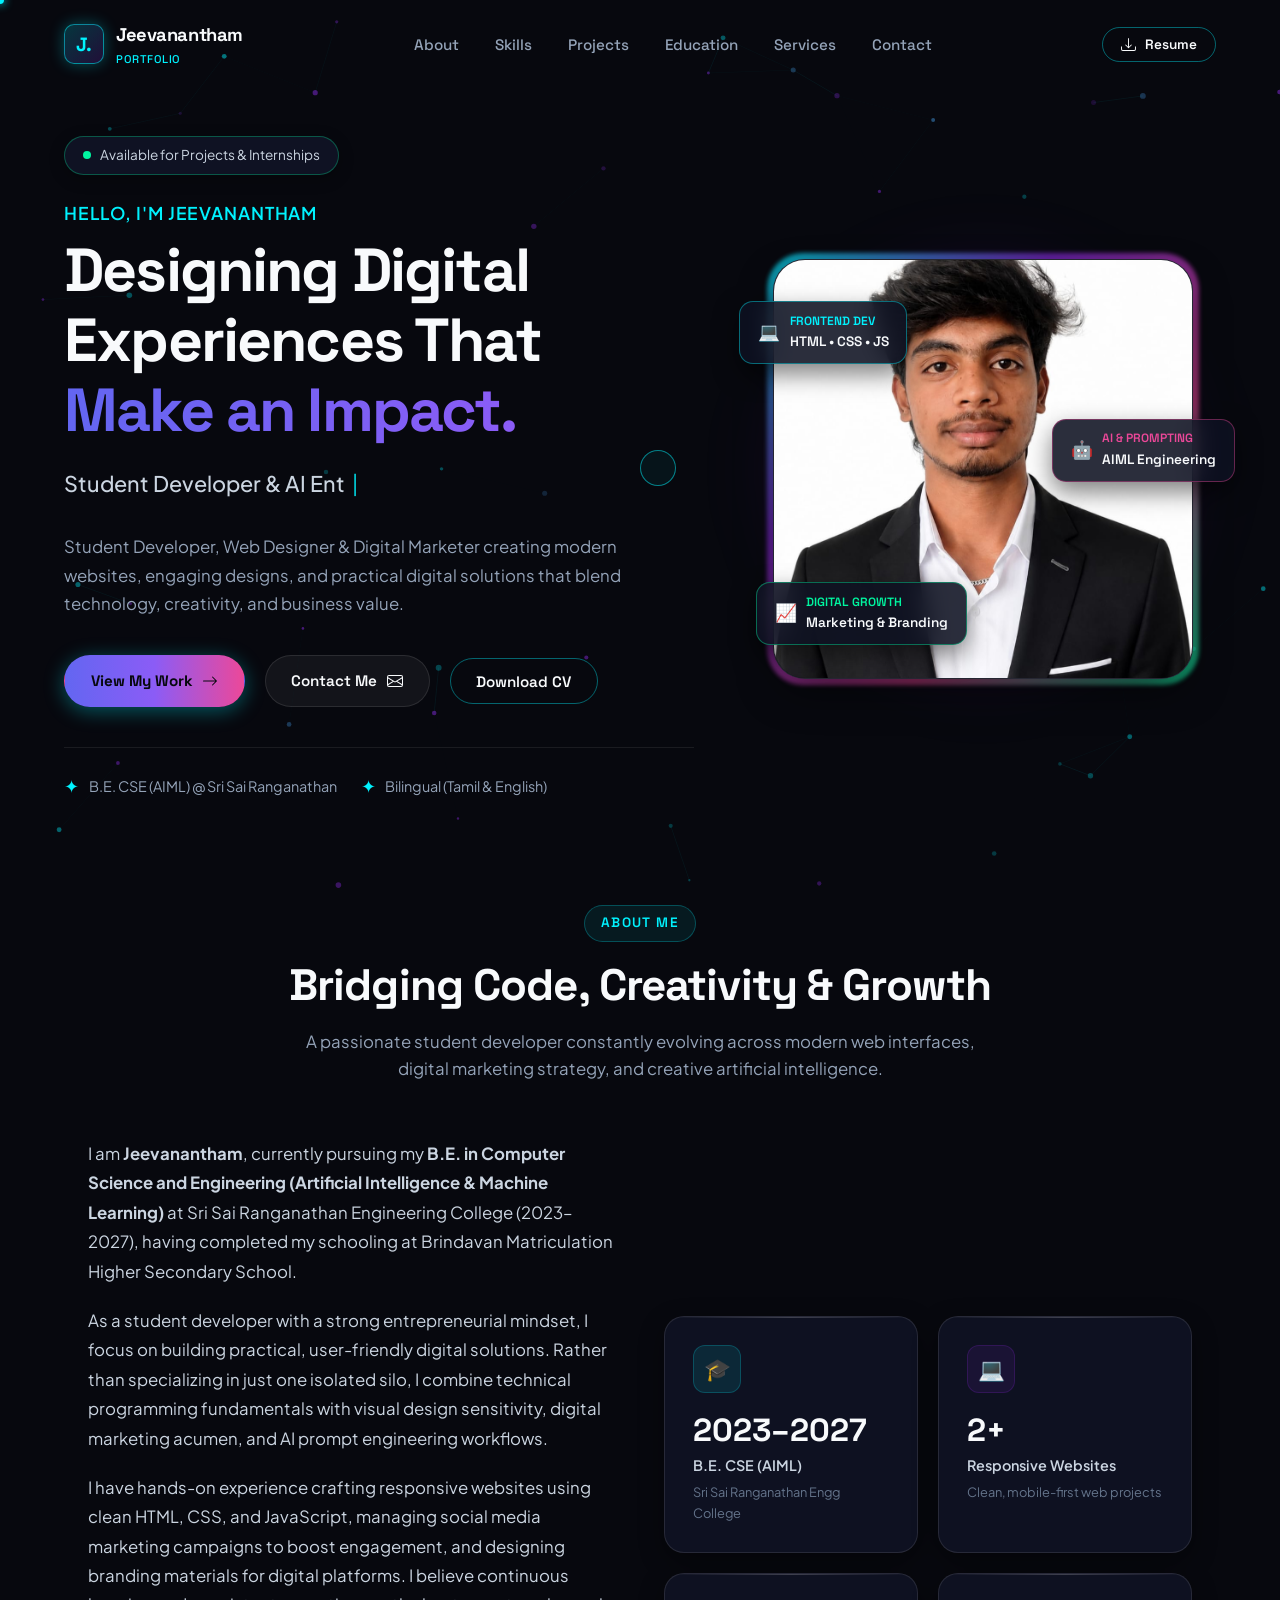
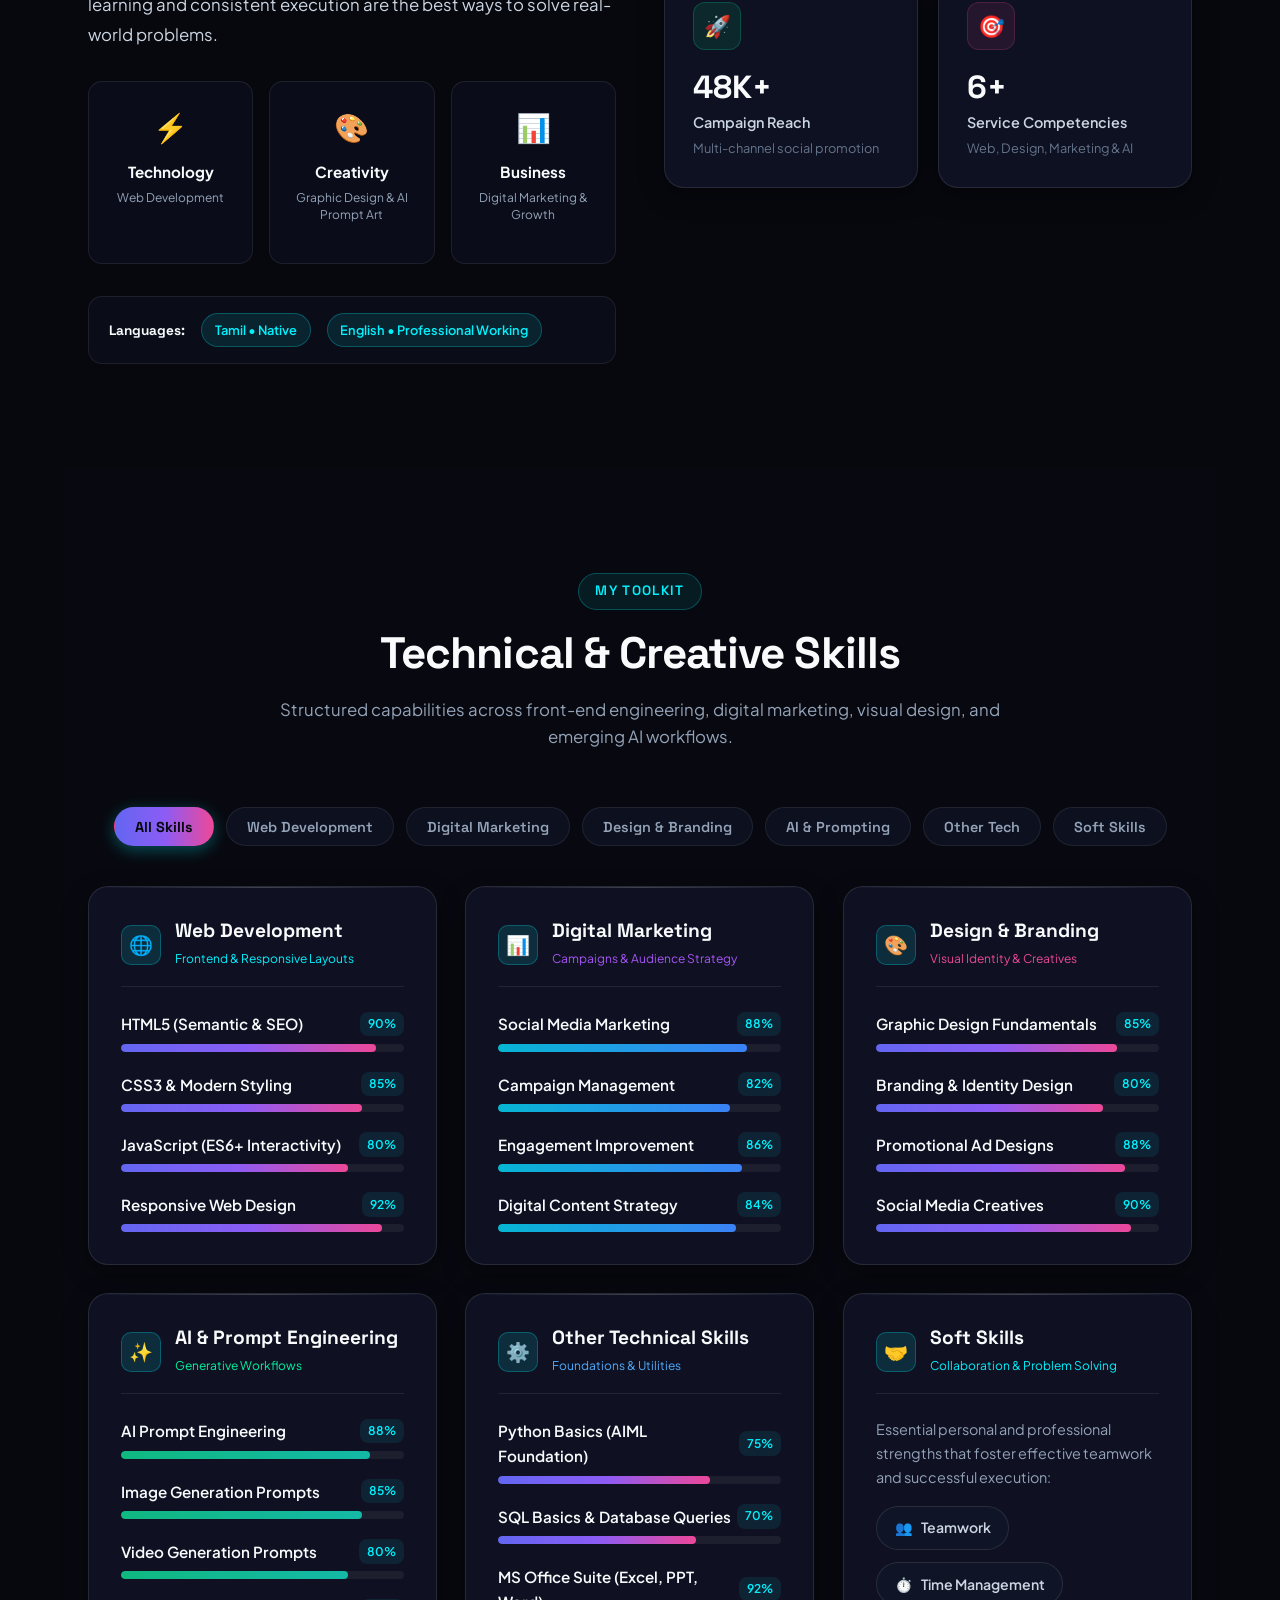
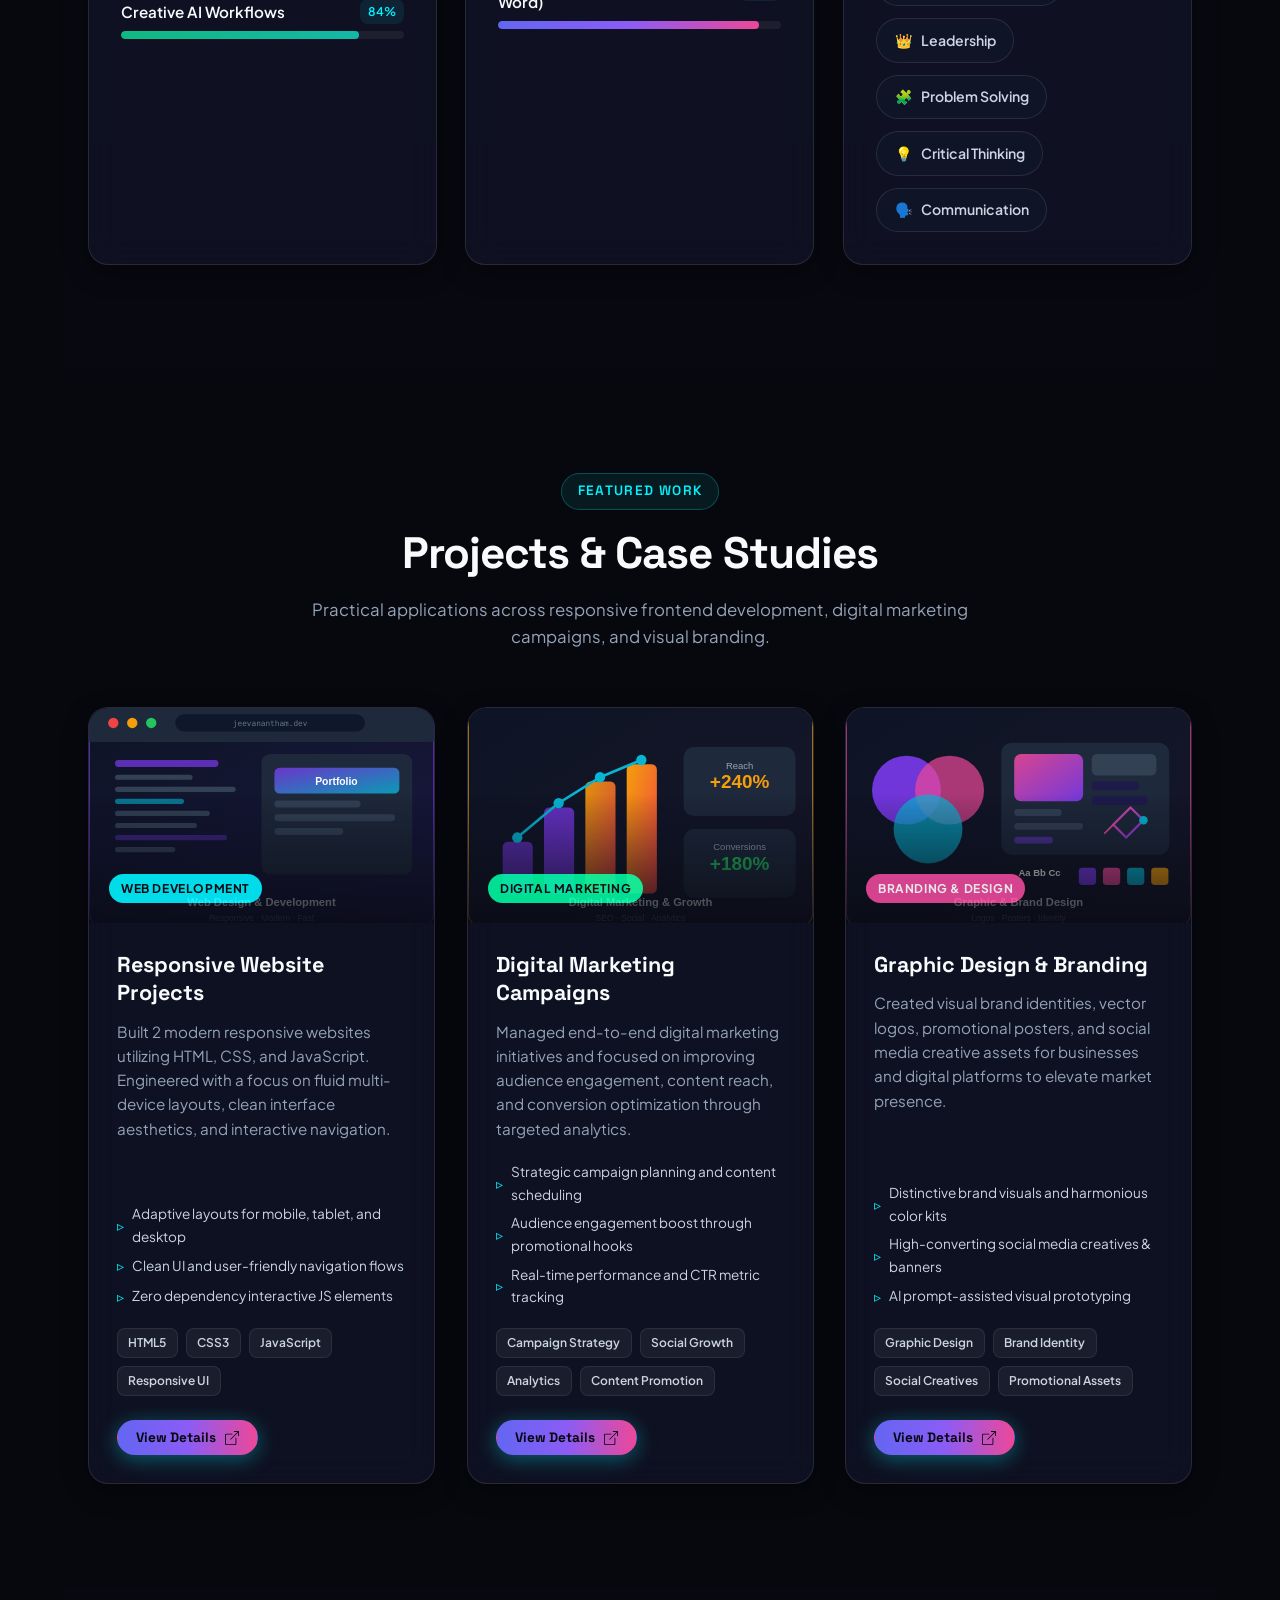
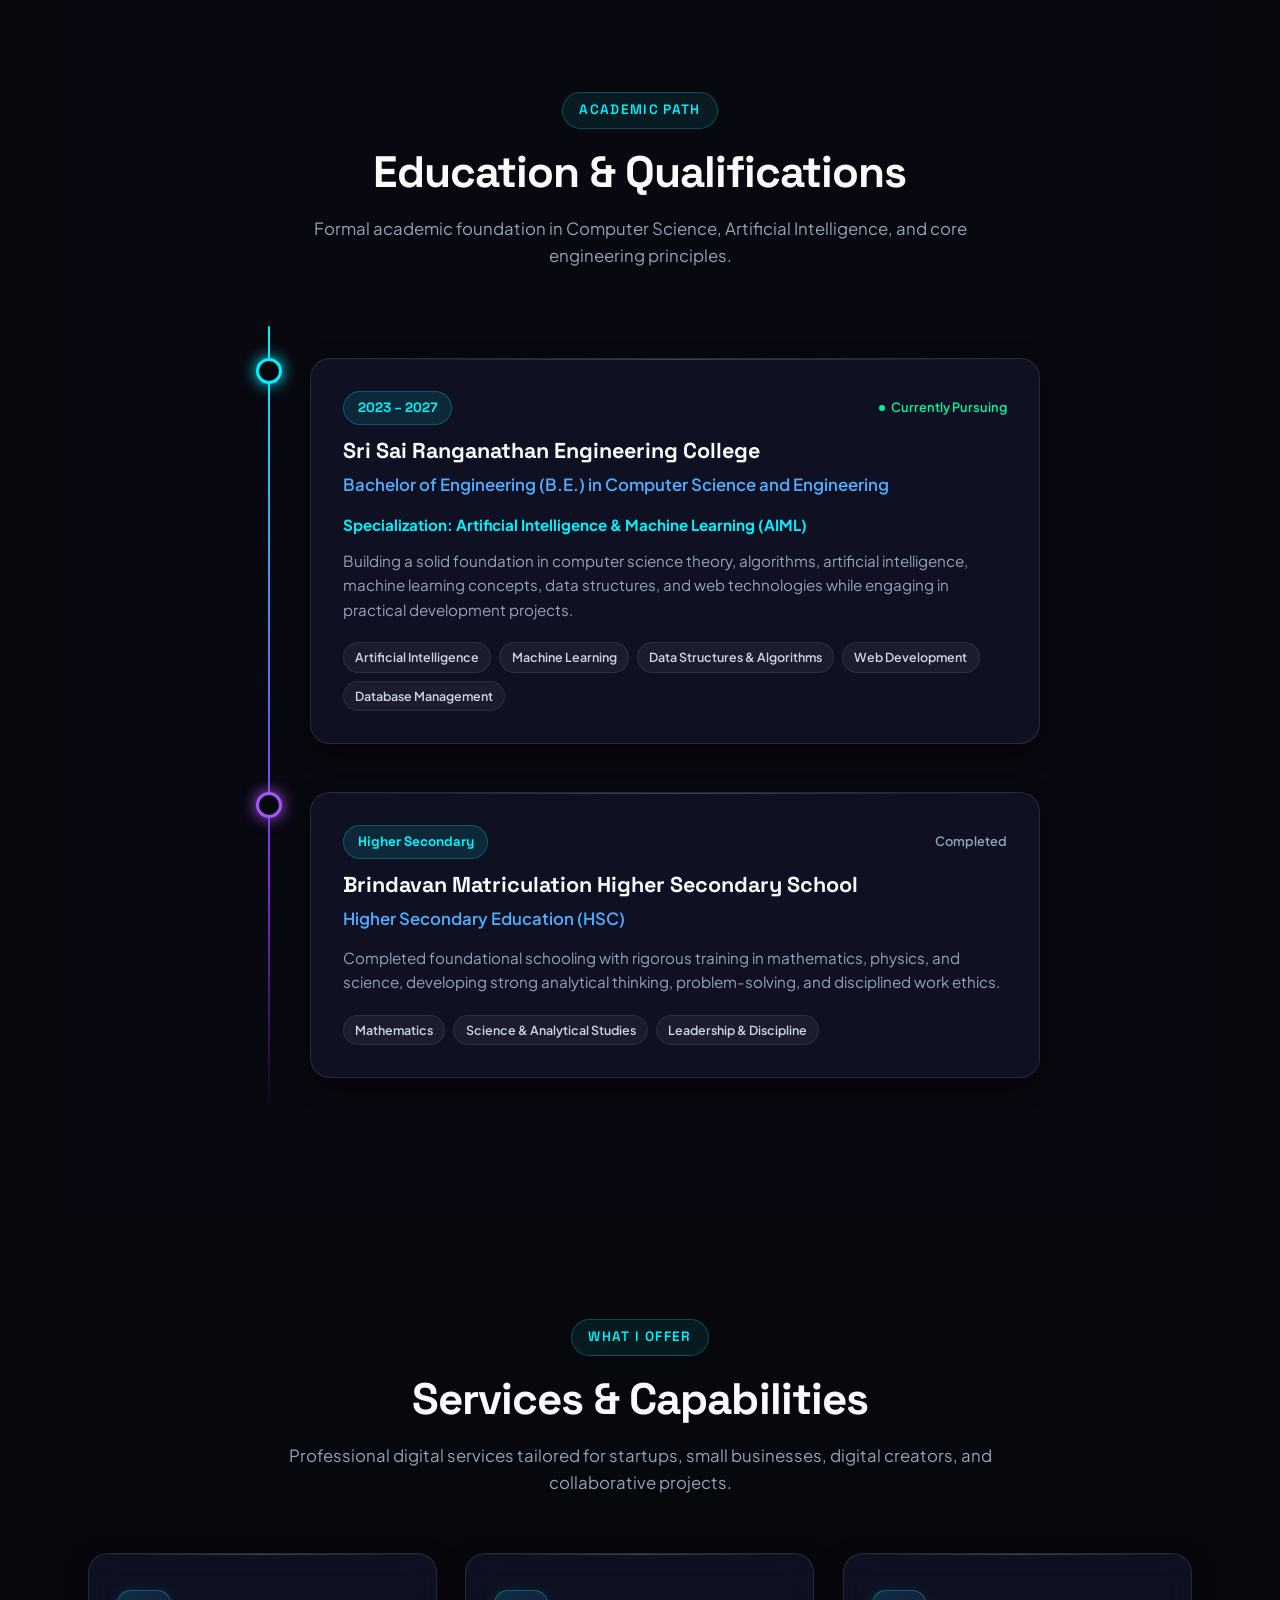
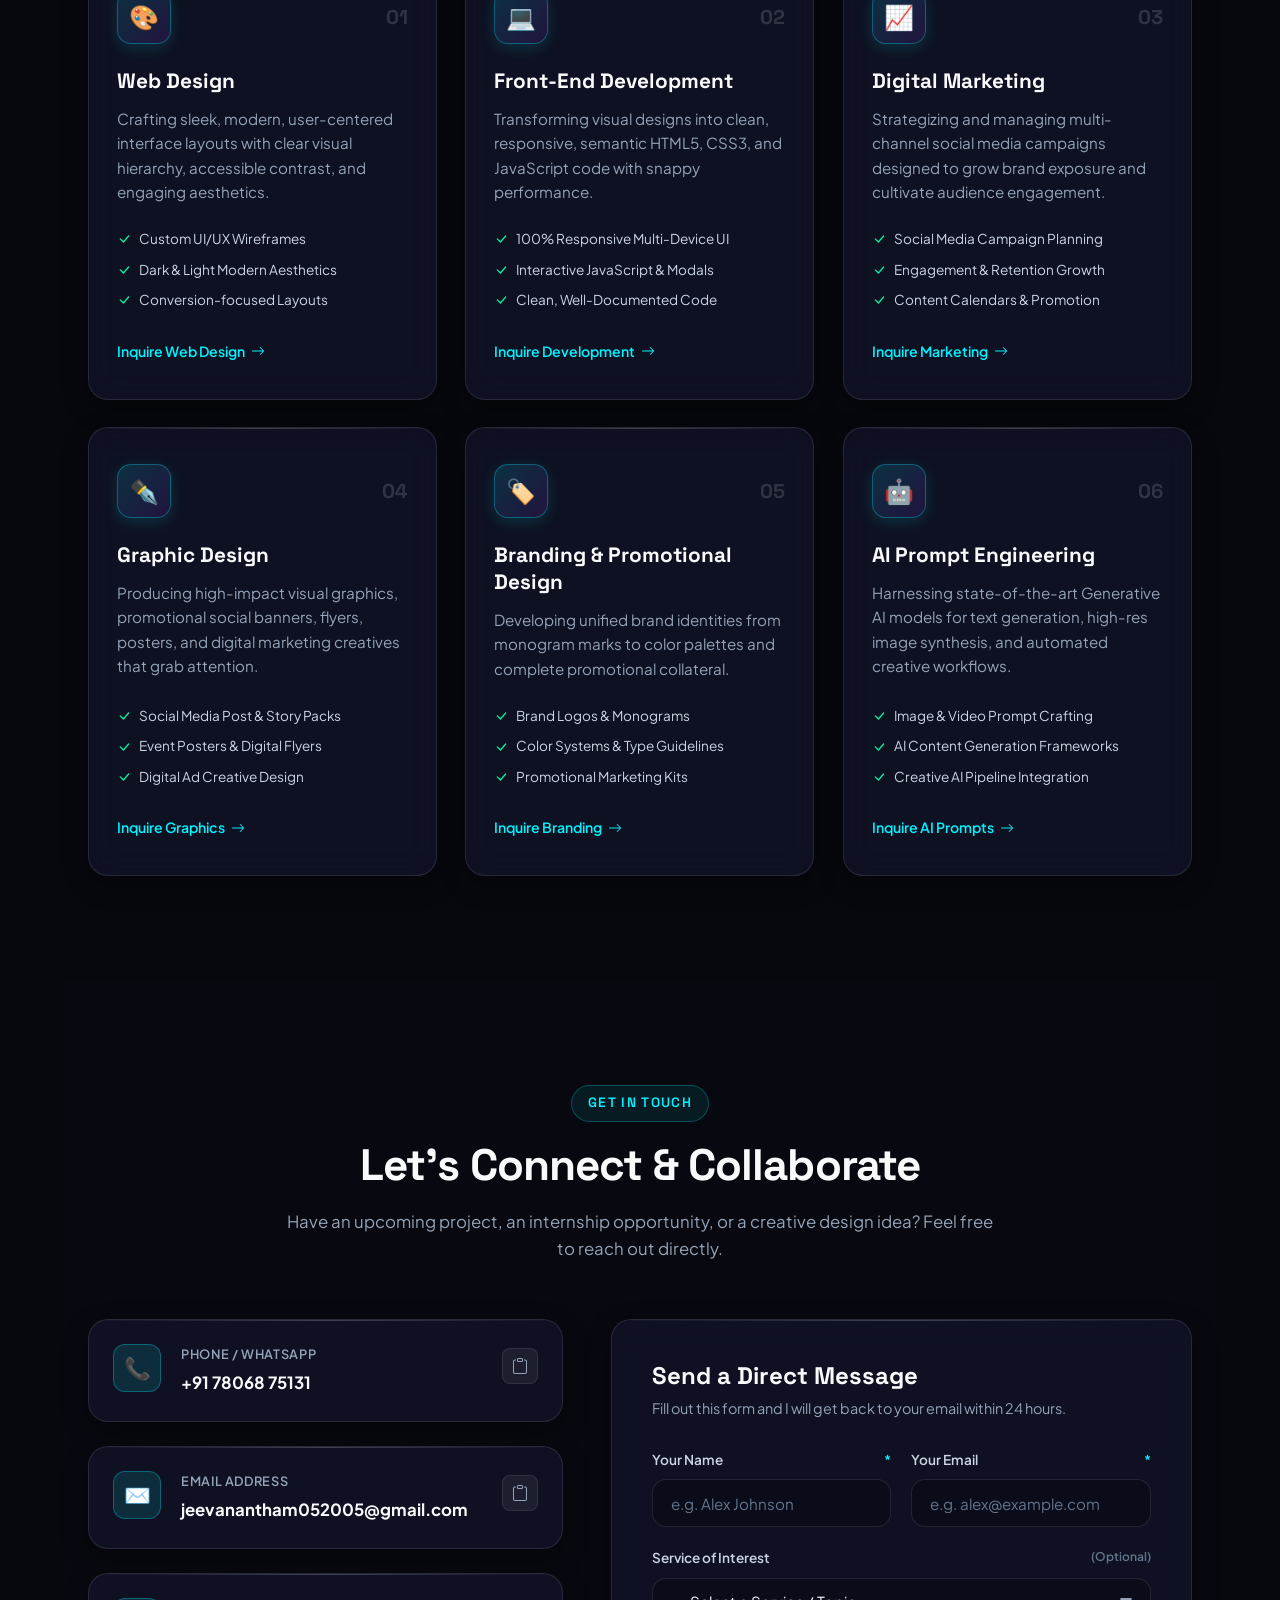
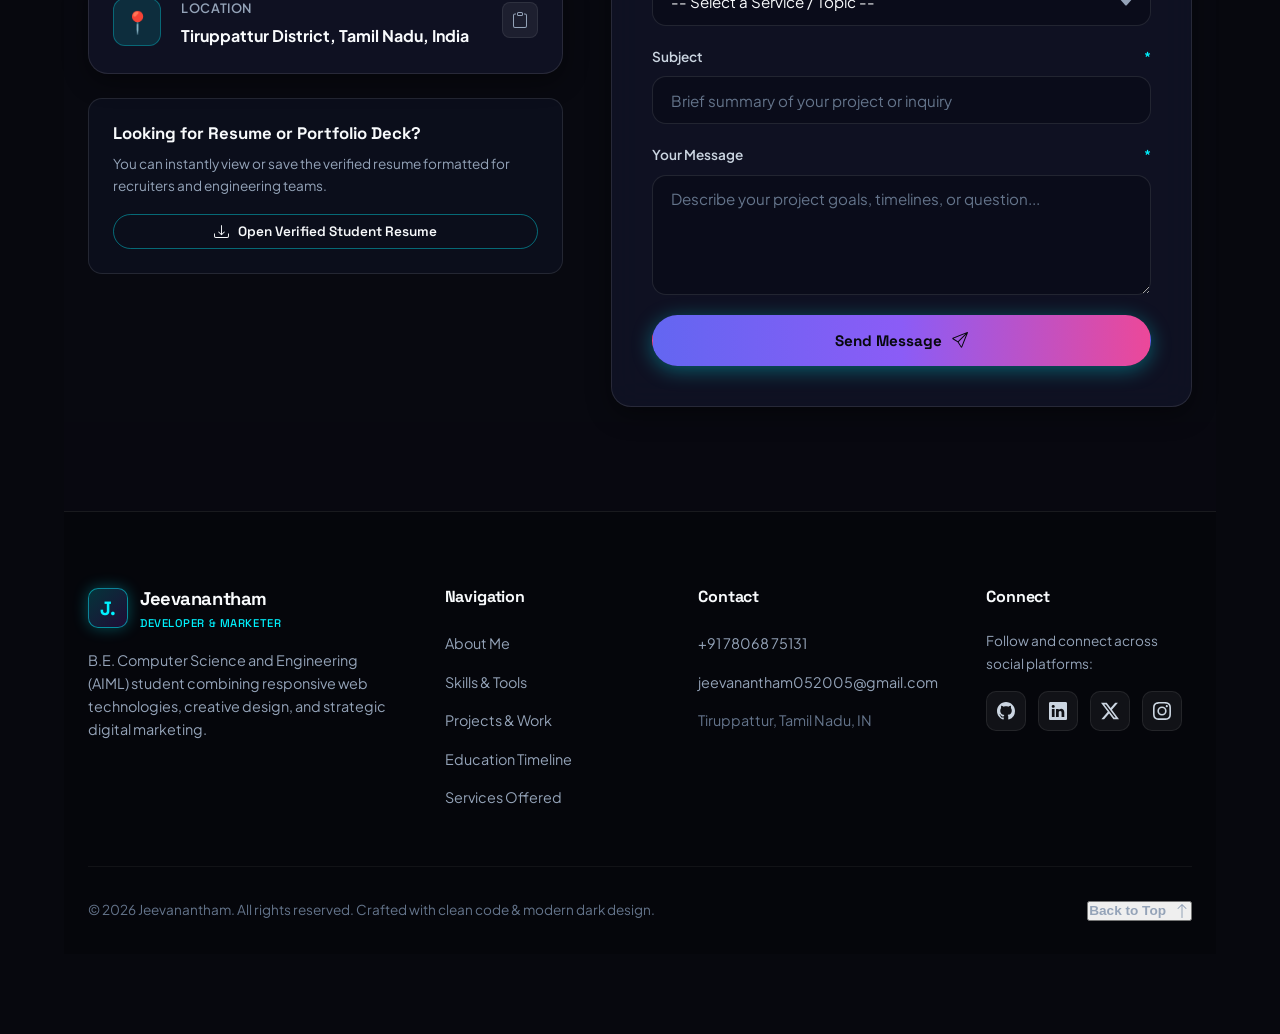
<file: index.html>
<!DOCTYPE html>
<html lang="en">
<head>
  <meta charset="UTF-8">
  <meta name="viewport" content="width=device-width, initial-scale=1.0">
  <title>Jeevanantham | Student Developer, Web Designer &amp; Digital Marketer</title>
  <meta name="description" content="Personal portfolio of Jeevanantham — B.E. CSE (AIML) student developer, web designer, digital marketer, and AI prompt engineer crafting impactful digital experiences.">
  <meta name="keywords" content="Jeevanantham, Student Developer, Web Designer, Digital Marketer, AI Prompt Engineer, CSE AIML, Frontend Developer, Tamil Nadu">
  <meta name="author" content="Jeevanantham">
  
  <!-- Open Graph / Social Meta -->
  <meta property="og:title" content="Jeevanantham | Student Developer &amp; Web Designer">
  <meta property="og:description" content="Designing digital experiences that make an impact with clean web code, engaging marketing, and creative AI workflows.">
  <meta property="og:type" content="website">
  
  <!-- Favicon -->
  <link rel="icon" type="image/svg+xml" href="assets/images/favicon.svg">

  <!-- Google Fonts Preconnect -->
  <link rel="preconnect" href="https://fonts.googleapis.com">
  <link rel="preconnect" href="https://fonts.gstatic.com" crossorigin>
  
  <!-- Main Stylesheet (Combined CSS & Animations) -->
  <link rel="stylesheet" href="style.css">
</head>
<body>

  <!-- Background Ambient Particles Canvas -->
  <canvas id="particleCanvas"></canvas>

  <!-- Custom Animated Cursor Elements -->
  <div class="custom-cursor-dot" aria-hidden="true"></div>
  <div class="custom-cursor-outline" aria-hidden="true"></div>

  <!-- =========================================================================
       HEADER & NAVIGATION BAR
       ========================================================================= -->
  <header class="header">
    <div class="container nav-container">
      <a href="#hero" class="brand-logo" aria-label="Jeevanantham Home">
        <div class="brand-icon">J.</div>
        <div class="brand-name">
          <span class="brand-name-main">Jeevanantham</span>
          <span class="brand-role">Portfolio</span>
        </div>
      </a>

      <!-- Desktop Navigation -->
      <nav aria-label="Main Navigation">
        <ul class="nav-menu">
          <li><a href="#about" class="nav-link">About</a></li>
          <li><a href="#skills" class="nav-link">Skills</a></li>
          <li><a href="#projects" class="nav-link">Projects</a></li>
          <li><a href="#education" class="nav-link">Education</a></li>
          <li><a href="#services" class="nav-link">Services</a></li>
          <li><a href="#contact" class="nav-link">Contact</a></li>
        </ul>
      </nav>

      <div class="nav-actions">
        <button class="btn btn-outline-glow btn-sm" data-resume-open>
          <svg xmlns="http://www.w3.org/2000/svg" width="15" height="15" fill="currentColor" viewBox="0 0 16 16"><path d="M.5 9.9a.5.5 0 0 1 .5.5v2.5a1 1 0 0 0 1 1h12a1 1 0 0 0 1-1v-2.5a.5.5 0 0 1 1 0v2.5a2 2 0 0 1-2 2H2a2 2 0 0 1-2-2v-2.5a.5.5 0 0 1 .5-.5z"/><path d="M7.646 11.854a.5.5 0 0 0 .708 0l3-3a.5.5 0 0 0-.708-.708L8.5 10.293V1.5a.5.5 0 0 0-1 0v8.793L5.354 8.146a.5.5 0 1 0-.708.708l3 3z"/></svg>
          <span>Resume</span>
        </button>
        <button class="hamburger" aria-label="Toggle Mobile Menu" aria-expanded="false">
          <span class="hamburger-line"></span>
          <span class="hamburger-line"></span>
          <span class="hamburger-line"></span>
        </button>
      </div>
    </div>
  </header>

  <!-- Mobile Drawer Overlay -->
  <div class="mobile-nav-backdrop" aria-hidden="true"></div>
  <aside class="mobile-nav-drawer" aria-label="Mobile Navigation">
    <div class="mobile-drawer-top">
      <div class="brand-logo" style="margin-bottom: 2rem;">
        <div class="brand-icon">J.</div>
        <div class="brand-name">
          <span class="brand-name-main">Jeevanantham</span>
          <span class="brand-role">Developer &amp; Marketer</span>
        </div>
      </div>
      <ul class="mobile-menu">
        <li><a href="#hero" class="mobile-link"><span class="mobile-link-num">01</span> Home</a></li>
        <li><a href="#about" class="mobile-link"><span class="mobile-link-num">02</span> About Me</a></li>
        <li><a href="#skills" class="mobile-link"><span class="mobile-link-num">03</span> Skills</a></li>
        <li><a href="#projects" class="mobile-link"><span class="mobile-link-num">04</span> Projects</a></li>
        <li><a href="#education" class="mobile-link"><span class="mobile-link-num">05</span> Education</a></li>
        <li><a href="#services" class="mobile-link"><span class="mobile-link-num">06</span> Services</a></li>
        <li><a href="#contact" class="mobile-link"><span class="mobile-link-num">07</span> Contact</a></li>
      </ul>
    </div>
    <div class="mobile-drawer-bottom">
      <button class="btn btn-primary" style="width: 100%; margin-bottom: 1rem;" data-resume-open>
        <svg xmlns="http://www.w3.org/2000/svg" width="16" height="16" fill="currentColor" viewBox="0 0 16 16"><path d="M.5 9.9a.5.5 0 0 1 .5.5v2.5a1 1 0 0 0 1 1h12a1 1 0 0 0 1-1v-2.5a.5.5 0 0 1 1 0v2.5a2 2 0 0 1-2 2H2a2 2 0 0 1-2-2v-2.5a.5.5 0 0 1 .5-.5z"/><path d="M7.646 11.854a.5.5 0 0 0 .708 0l3-3a.5.5 0 0 0-.708-.708L8.5 10.293V1.5a.5.5 0 0 0-1 0v8.793L5.354 8.146a.5.5 0 1 0-.708.708l3 3z"/></svg>
        <span>View &amp; Download Resume</span>
      </button>
      <div style="font-size: 0.8rem; color: var(--text-dim); text-align: center;">
        Tiruppattur, Tamil Nadu, India
      </div>
    </div>
  </aside>

  <!-- =========================================================================
       1. HERO SECTION
       ========================================================================= -->
  <section id="hero" class="hero">
    <div class="container">
      <div class="hero-grid">
        
        <!-- Hero Text & CTAs -->
        <div class="hero-content reveal-init">
          <div class="hero-status-pill">
            <span class="status-dot"></span>
            <span>Available for Projects &amp; Internships</span>
          </div>

          <div class="hero-greeting">Hello, I'm Jeevanantham</div>
          
          <h1 class="hero-title">
            Designing Digital Experiences That <span class="gradient-text">Make an Impact.</span>
          </h1>

          <div class="hero-subheadline">
            <span id="typewriterText">Student Developer &amp; AI Enthusiast</span>
            <span class="typing-cursor">|</span>
          </div>

          <p class="hero-description">
            Student Developer, Web Designer &amp; Digital Marketer creating modern websites, engaging designs, and practical digital solutions that blend technology, creativity, and business value.
          </p>

          <div class="hero-buttons">
            <a href="#projects" class="btn btn-primary">
              <span>View My Work</span>
              <svg xmlns="http://www.w3.org/2000/svg" width="16" height="16" fill="currentColor" viewBox="0 0 16 16"><path fill-rule="evenodd" d="M1 8a.5.5 0 0 1 .5-.5h11.793l-3.147-3.146a.5.5 0 0 1 .708-.708l4 4a.5.5 0 0 1 0 .708l-4 4a.5.5 0 0 1-.708-.708L13.293 8.5H1.5A.5.5 0 0 1 1 8z"/></svg>
            </a>
            <a href="#contact" class="btn btn-secondary">
              <span>Contact Me</span>
              <svg xmlns="http://www.w3.org/2000/svg" width="16" height="16" fill="currentColor" viewBox="0 0 16 16"><path d="M0 4a2 2 0 0 1 2-2h12a2 2 0 0 1 2 2v8a2 2 0 0 1-2 2H2a2 2 0 0 1-2-2V4Zm2-1a1 1 0 0 0-1 1v.217l7 4.2 7-4.2V4a1 1 0 0 0-1-1H2Zm13 2.383-4.708 2.825L15 11.105V5.383Zm-.034 6.876-5.64-3.471L8 9.583l-1.326-.795-5.64 3.47A1 1 0 0 0 2 13h12a1 1 0 0 0 .966-.741ZM1 11.105l4.708-2.897L1 5.383v5.722Z"/></svg>
            </a>
            <button class="btn btn-outline-glow" data-resume-open>
              <span>Download CV</span>
            </button>
          </div>

          <div class="hero-highlights">
            <div class="highlight-item">
              <span class="highlight-icon">✦</span>
              <span>B.E. CSE (AIML) @ Sri Sai Ranganathan</span>
            </div>
            <div class="highlight-item">
              <span class="highlight-icon">✦</span>
              <span>Bilingual (Tamil &amp; English)</span>
            </div>
          </div>
        </div>

        <!-- Hero Avatar Visual with 3D Aura & Floating Chips -->
        <div class="hero-visual reveal-init delay-200">
          <div class="avatar-wrapper">
            <div class="avatar-aura"></div>
            <div class="avatar-ring animate-spin-slow"></div>
            
            <div class="avatar-card">
              <img src="assets/images/avatar.jpg.jpeg" alt="Jeevanantham - Student Developer &amp; Web Designer" class="avatar-img" width="420" height="420">
            </div>

            <!-- Floating Badges -->
            <div class="floating-chip chip-1">
              <span class="chip-icon">💻</span>
              <div>
                <div style="font-size: 0.75rem; color: var(--clr-accent-cyan);">FRONTEND DEV</div>
                <div>HTML • CSS • JS</div>
              </div>
            </div>

            <div class="floating-chip chip-2">
              <span class="chip-icon">🤖</span>
              <div>
                <div style="font-size: 0.75rem; color: var(--clr-accent-pink);">AI &amp; PROMPTING</div>
                <div>AIML Engineering</div>
              </div>
            </div>

            <div class="floating-chip chip-3">
              <span class="chip-icon">📈</span>
              <div>
                <div style="font-size: 0.75rem; color: var(--clr-accent-emerald);">DIGITAL GROWTH</div>
                <div>Marketing &amp; Branding</div>
              </div>
            </div>
          </div>
        </div>

      </div>
  <!-- =========================================================================
       2. ABOUT ME SECTION
       ========================================================================= -->
  <section id="about" class="section">
    <div class="container">
      <div class="section-header reveal-init">
        <div class="section-tag">About Me</div>
        <h2 class="section-title">Bridging Code, Creativity &amp; Growth</h2>
        <p class="section-desc">
          A passionate student developer constantly evolving across modern web interfaces, digital marketing strategy, and creative artificial intelligence.
        </p>
      </div>

      <div class="about-grid">
        <!-- Bio Narrative & Triad Cards -->
        <div class="about-narrative reveal-init">
          <p>
            I am <strong>Jeevanantham</strong>, currently pursuing my <strong>B.E. in Computer Science and Engineering (Artificial Intelligence &amp; Machine Learning)</strong> at Sri Sai Ranganathan Engineering College (2023–2027), having completed my schooling at Brindavan Matriculation Higher Secondary School.
          </p>
          <p>
            As a student developer with a strong entrepreneurial mindset, I focus on building practical, user-friendly digital solutions. Rather than specializing in just one isolated silo, I combine technical programming fundamentals with visual design sensitivity, digital marketing acumen, and AI prompt engineering workflows.
          </p>
          <p>
            I have hands-on experience crafting responsive websites using clean HTML, CSS, and JavaScript, managing social media marketing campaigns to boost engagement, and designing branding materials for digital platforms. I believe continuous learning and consistent execution are the best ways to solve real-world problems.
          </p>

          <!-- Core Triad -->
          <div class="about-triad">
            <div class="triad-card">
              <span class="triad-icon">⚡</span>
              <div class="triad-title">Technology</div>
              <p class="triad-desc">Web Development</p>
            </div>
            <div class="triad-card">
              <span class="triad-icon">🎨</span>
              <div class="triad-title">Creativity</div>
              <p class="triad-desc">Graphic Design &amp; AI Prompt Art</p>
            </div>
            <div class="triad-card">
              <span class="triad-icon">📊</span>
              <div class="triad-title">Business</div>
              <p class="triad-desc">Digital Marketing &amp; Growth</p>
            </div>
          </div>

          <!-- Languages Spoken -->
          <div class="languages-wrap">
            <span class="languages-label">Languages:</span>
            <span class="lang-badge">Tamil &bull; Native</span>
            <span class="lang-badge">English &bull; Professional Working</span>
          </div>
        </div>

        <!-- Quick Stats & Highlights Cards -->
        <div class="stats-grid reveal-init delay-200">
          <div class="glass-card stat-card tilt-card">
            <div class="stat-icon">🎓</div>
            <div class="stat-number">2023–2027</div>
            <div class="stat-label">B.E. CSE (AIML)</div>
            <p class="stat-subtext">Sri Sai Ranganathan Engg College</p>
          </div>

          <div class="glass-card stat-card tilt-card">
            <div class="stat-icon">💻</div>
            <div class="stat-number">2+</div>
            <div class="stat-label">Responsive Websites</div>
            <p class="stat-subtext">Clean, mobile-first web projects</p>
          </div>

          <div class="glass-card stat-card tilt-card">
            <div class="stat-icon">🚀</div>
            <div class="stat-number">48K+</div>
            <div class="stat-label">Campaign Reach</div>
            <p class="stat-subtext">Multi-channel social promotion</p>
          </div>

          <div class="glass-card stat-card tilt-card">
            <div class="stat-icon">🎯</div>
            <div class="stat-number">6+</div>
            <div class="stat-label">Service Competencies</div>
            <p class="stat-subtext">Web, Design, Marketing &amp; AI</p>
          </div>
        </div>
      </div>
    </div>
  </section>

  <!-- =========================================================================
       3. SKILLS SECTION
       ========================================================================= -->
  <section id="skills" class="section" style="background: rgba(10, 12, 22, 0.4);">
    <div class="container">
      <div class="section-header reveal-init">
        <div class="section-tag">My Toolkit</div>
        <h2 class="section-title">Technical &amp; Creative Skills</h2>
        <p class="section-desc">
          Structured capabilities across front-end engineering, digital marketing, visual design, and emerging AI workflows.
        </p>
      </div>

      <!-- Filter Tabs -->
      <div class="skills-tabs reveal-init">
        <button class="skill-tab-btn active" data-skill-filter="all">All Skills</button>
        <button class="skill-tab-btn" data-skill-filter="web">Web Development</button>
        <button class="skill-tab-btn" data-skill-filter="marketing">Digital Marketing</button>
        <button class="skill-tab-btn" data-skill-filter="design">Design &amp; Branding</button>
        <button class="skill-tab-btn" data-skill-filter="ai">AI &amp; Prompting</button>
        <button class="skill-tab-btn" data-skill-filter="other">Other Tech</button>
        <button class="skill-tab-btn" data-skill-filter="soft">Soft Skills</button>
      </div>

      <!-- Skills Grid -->
      <div class="skills-wrapper">
        
        <!-- Category 1: Web Development -->
        <div class="glass-card skill-category-card reveal-init" data-category="web">
          <div class="category-header">
            <div class="category-icon">🌐</div>
            <div>
              <h3 class="category-title">Web Development</h3>
              <span style="font-size: 0.75rem; color: var(--clr-accent-cyan);">Frontend &amp; Responsive Layouts</span>
            </div>
          </div>
          <div class="skill-items">
            <div class="skill-item">
              <div class="skill-info">
                <span class="skill-name">HTML5 (Semantic &amp; SEO)</span>
                <span class="skill-level-tag">90%</span>
              </div>
              <div class="progress-track"><div class="progress-fill" data-width="90%"></div></div>
            </div>
            <div class="skill-item">
              <div class="skill-info">
                <span class="skill-name">CSS3 &amp; Modern Styling</span>
                <span class="skill-level-tag">85%</span>
              </div>
              <div class="progress-track"><div class="progress-fill" data-width="85%"></div></div>
            </div>
            <div class="skill-item">
              <div class="skill-info">
                <span class="skill-name">JavaScript (ES6+ Interactivity)</span>
                <span class="skill-level-tag">80%</span>
              </div>
              <div class="progress-track"><div class="progress-fill" data-width="80%"></div></div>
            </div>
            <div class="skill-item">
              <div class="skill-info">
                <span class="skill-name">Responsive Web Design</span>
                <span class="skill-level-tag">92%</span>
              </div>
              <div class="progress-track"><div class="progress-fill" data-width="92%"></div></div>
            </div>
          </div>
        </div>

        <!-- Category 2: Digital Marketing -->
        <div class="glass-card skill-category-card reveal-init delay-100" data-category="marketing">
          <div class="category-header">
            <div class="category-icon">📊</div>
            <div>
              <h3 class="category-title">Digital Marketing</h3>
              <span style="font-size: 0.75rem; color: var(--clr-accent-violet);">Campaigns &amp; Audience Strategy</span>
            </div>
          </div>
          <div class="skill-items">
            <div class="skill-item">
              <div class="skill-info">
                <span class="skill-name">Social Media Marketing</span>
                <span class="skill-level-tag">88%</span>
              </div>
              <div class="progress-track"><div class="progress-fill purple" data-width="88%"></div></div>
            </div>
            <div class="skill-item">
              <div class="skill-info">
                <span class="skill-name">Campaign Management</span>
                <span class="skill-level-tag">82%</span>
              </div>
              <div class="progress-track"><div class="progress-fill purple" data-width="82%"></div></div>
            </div>
            <div class="skill-item">
              <div class="skill-info">
                <span class="skill-name">Engagement Improvement</span>
                <span class="skill-level-tag">86%</span>
              </div>
              <div class="progress-track"><div class="progress-fill purple" data-width="86%"></div></div>
            </div>
            <div class="skill-item">
              <div class="skill-info">
                <span class="skill-name">Digital Content Strategy</span>
                <span class="skill-level-tag">84%</span>
              </div>
              <div class="progress-track"><div class="progress-fill purple" data-width="84%"></div></div>
            </div>
          </div>
        </div>

        <!-- Category 3: Design & Branding -->
        <div class="glass-card skill-category-card reveal-init delay-200" data-category="design">
          <div class="category-header">
            <div class="category-icon">🎨</div>
            <div>
              <h3 class="category-title">Design &amp; Branding</h3>
              <span style="font-size: 0.75rem; color: var(--clr-accent-pink);">Visual Identity &amp; Creatives</span>
            </div>
          </div>
          <div class="skill-items">
            <div class="skill-item">
              <div class="skill-info">
                <span class="skill-name">Graphic Design Fundamentals</span>
                <span class="skill-level-tag">85%</span>
              </div>
              <div class="progress-track"><div class="progress-fill" data-width="85%"></div></div>
            </div>
            <div class="skill-item">
              <div class="skill-info">
                <span class="skill-name">Branding &amp; Identity Design</span>
                <span class="skill-level-tag">80%</span>
              </div>
              <div class="progress-track"><div class="progress-fill" data-width="80%"></div></div>
            </div>
            <div class="skill-item">
              <div class="skill-info">
                <span class="skill-name">Promotional Ad Designs</span>
                <span class="skill-level-tag">88%</span>
              </div>
              <div class="progress-track"><div class="progress-fill" data-width="88%"></div></div>
            </div>
            <div class="skill-item">
              <div class="skill-info">
                <span class="skill-name">Social Media Creatives</span>
                <span class="skill-level-tag">90%</span>
              </div>
              <div class="progress-track"><div class="progress-fill" data-width="90%"></div></div>
            </div>
          </div>
        </div>

        <!-- Category 4: AI & Prompt Engineering -->
        <div class="glass-card skill-category-card reveal-init" data-category="ai">
          <div class="category-header">
            <div class="category-icon">✨</div>
            <div>
              <h3 class="category-title">AI &amp; Prompt Engineering</h3>
              <span style="font-size: 0.75rem; color: var(--clr-accent-emerald);">Generative Workflows</span>
            </div>
          </div>
          <div class="skill-items">
            <div class="skill-item">
              <div class="skill-info">
                <span class="skill-name">AI Prompt Engineering</span>
                <span class="skill-level-tag">88%</span>
              </div>
              <div class="progress-track"><div class="progress-fill emerald" data-width="88%"></div></div>
            </div>
            <div class="skill-item">
              <div class="skill-info">
                <span class="skill-name">Image Generation Prompts</span>
                <span class="skill-level-tag">85%</span>
              </div>
              <div class="progress-track"><div class="progress-fill emerald" data-width="85%"></div></div>
            </div>
            <div class="skill-item">
              <div class="skill-info">
                <span class="skill-name">Video Generation Prompts</span>
                <span class="skill-level-tag">80%</span>
              </div>
              <div class="progress-track"><div class="progress-fill emerald" data-width="80%"></div></div>
            </div>
            <div class="skill-item">
              <div class="skill-info">
                <span class="skill-name">Creative AI Workflows</span>
                <span class="skill-level-tag">84%</span>
              </div>
              <div class="progress-track"><div class="progress-fill emerald" data-width="84%"></div></div>
            </div>
          </div>
        </div>

        <!-- Category 5: Other Technical Skills -->
        <div class="glass-card skill-category-card reveal-init delay-100" data-category="other">
          <div class="category-header">
            <div class="category-icon">⚙️</div>
            <div>
              <h3 class="category-title">Other Technical Skills</h3>
              <span style="font-size: 0.75rem; color: var(--clr-accent-blue);">Foundations &amp; Utilities</span>
            </div>
          </div>
          <div class="skill-items">
            <div class="skill-item">
              <div class="skill-info">
                <span class="skill-name">Python Basics (AIML Foundation)</span>
                <span class="skill-level-tag">75%</span>
              </div>
              <div class="progress-track"><div class="progress-fill" data-width="75%"></div></div>
            </div>
            <div class="skill-item">
              <div class="skill-info">
                <span class="skill-name">SQL Basics &amp; Database Queries</span>
                <span class="skill-level-tag">70%</span>
              </div>
              <div class="progress-track"><div class="progress-fill" data-width="70%"></div></div>
            </div>
            <div class="skill-item">
              <div class="skill-info">
                <span class="skill-name">MS Office Suite (Excel, PPT, Word)</span>
                <span class="skill-level-tag">92%</span>
              </div>
              <div class="progress-track"><div class="progress-fill" data-width="92%"></div></div>
            </div>
          </div>
        </div>

        <!-- Category 6: Soft Skills -->
        <div class="glass-card skill-category-card reveal-init delay-200" data-category="soft">
          <div class="category-header">
            <div class="category-icon">🤝</div>
            <div>
              <h3 class="category-title">Soft Skills</h3>
              <span style="font-size: 0.75rem; color: var(--clr-accent-cyan);">Collaboration &amp; Problem Solving</span>
            </div>
          </div>
          <p style="font-size: 0.9rem; color: var(--text-muted); margin-bottom: 1rem;">
            Essential personal and professional strengths that foster effective teamwork and successful execution:
          </p>
          <div class="soft-skills-cloud">
            <span class="soft-skill-pill"><span>👥</span> Teamwork</span>
            <span class="soft-skill-pill"><span>⏱️</span> Time Management</span>
            <span class="soft-skill-pill"><span>👑</span> Leadership</span>
            <span class="soft-skill-pill"><span>🧩</span> Problem Solving</span>
            <span class="soft-skill-pill"><span>💡</span> Critical Thinking</span>
            <span class="soft-skill-pill"><span>🗣️</span> Communication</span>
          </div>
        </div>

      </div>
    </div>
  </section>

  <!-- =========================================================================
       4. PROJECTS SECTION
       ========================================================================= -->
  <section id="projects" class="section">
    <div class="container">
      <div class="section-header reveal-init">
        <div class="section-tag">Featured Work</div>
        <h2 class="section-title">Projects &amp; Case Studies</h2>
        <p class="section-desc">
          Practical applications across responsive frontend development, digital marketing campaigns, and visual branding.
        </p>
      </div>

      <div class="projects-grid">
        
        <!-- Project 1: Responsive Website Projects -->
        <div class="project-card glass-card tilt-card reveal-init">
          <div class="project-preview">
            <img src="assets/images/project-web.svg" alt="Responsive Website Projects" class="project-img" loading="lazy">
            <div class="project-overlay">
              <span class="project-badge">Web Development</span>
            </div>
          </div>
          <div class="project-body">
            <h3 class="project-title">Responsive Website Projects</h3>
            <p class="project-description">
              Built 2 modern responsive websites utilizing HTML, CSS, and JavaScript. Engineered with a focus on fluid multi-device layouts, clean interface aesthetics, and interactive navigation.
            </p>
            <ul class="project-highlights-list">
              <li class="project-highlight-item">Adaptive layouts for mobile, tablet, and desktop</li>
              <li class="project-highlight-item">Clean UI and user-friendly navigation flows</li>
              <li class="project-highlight-item">Zero dependency interactive JS elements</li>
            </ul>
            <div class="project-tags">
              <span class="project-tag">HTML5</span>
              <span class="project-tag">CSS3</span>
              <span class="project-tag">JavaScript</span>
              <span class="project-tag">Responsive UI</span>
            </div>
            <div class="project-actions">
              <button class="btn btn-primary btn-sm" data-project-target="responsive-web">
                <span>View Details</span>
                <svg xmlns="http://www.w3.org/2000/svg" width="14" height="14" fill="currentColor" viewBox="0 0 16 16"><path fill-rule="evenodd" d="M8.636 3.5a.5.5 0 0 0-.5-.5H1.5A1.5 1.5 0 0 0 0 4.5v10A1.5 1.5 0 0 0 1.5 16h10a1.5 1.5 0 0 0 1.5-1.5V7.864a.5.5 0 0 0-1 0V14.5a.5.5 0 0 1-.5.5h-10a.5.5 0 0 1-.5-.5v-10a.5.5 0 0 1 .5-.5h6.636a.5.5 0 0 0 .5-.5z"/><path fill-rule="evenodd" d="M16 .5a.5.5 0 0 0-.5-.5h-5a.5.5 0 0 0 0 1h3.793L6.146 9.146a.5.5 0 1 0 .708.708L15 1.707V5.5a.5.5 0 0 0 1 0v-5z"/></svg>
              </button>
            </div>
          </div>
        </div>

        <!-- Project 2: Digital Marketing Campaigns -->
        <div class="project-card glass-card tilt-card reveal-init delay-100">
          <div class="project-preview">
            <img src="assets/images/project-marketing.svg" alt="Digital Marketing Campaigns" class="project-img" loading="lazy">
            <div class="project-overlay">
              <span class="project-badge" style="background: var(--clr-accent-emerald);">Digital Marketing</span>
            </div>
          </div>
          <div class="project-body">
            <h3 class="project-title">Digital Marketing Campaigns</h3>
            <p class="project-description">
              Managed end-to-end digital marketing initiatives and focused on improving audience engagement, content reach, and conversion optimization through targeted analytics.
            </p>
            <ul class="project-highlights-list">
              <li class="project-highlight-item">Strategic campaign planning and content scheduling</li>
              <li class="project-highlight-item">Audience engagement boost through promotional hooks</li>
              <li class="project-highlight-item">Real-time performance and CTR metric tracking</li>
            </ul>
            <div class="project-tags">
              <span class="project-tag">Campaign Strategy</span>
              <span class="project-tag">Social Growth</span>
              <span class="project-tag">Analytics</span>
              <span class="project-tag">Content Promotion</span>
            </div>
            <div class="project-actions">
              <button class="btn btn-primary btn-sm" data-project-target="digital-marketing">
                <span>View Details</span>
                <svg xmlns="http://www.w3.org/2000/svg" width="14" height="14" fill="currentColor" viewBox="0 0 16 16"><path fill-rule="evenodd" d="M8.636 3.5a.5.5 0 0 0-.5-.5H1.5A1.5 1.5 0 0 0 0 4.5v10A1.5 1.5 0 0 0 1.5 16h10a1.5 1.5 0 0 0 1.5-1.5V7.864a.5.5 0 0 0-1 0V14.5a.5.5 0 0 1-.5.5h-10a.5.5 0 0 1-.5-.5v-10a.5.5 0 0 1 .5-.5h6.636a.5.5 0 0 0 .5-.5z"/><path fill-rule="evenodd" d="M16 .5a.5.5 0 0 0-.5-.5h-5a.5.5 0 0 0 0 1h3.793L6.146 9.146a.5.5 0 1 0 .708.708L15 1.707V5.5a.5.5 0 0 0 1 0v-5z"/></svg>
              </button>
            </div>
          </div>
        </div>

        <!-- Project 3: Graphic Design & Branding -->
        <div class="project-card glass-card tilt-card reveal-init delay-200">
          <div class="project-preview">
            <img src="assets/images/project-design.svg" alt="Graphic Design &amp; Branding" class="project-img" loading="lazy">
            <div class="project-overlay">
              <span class="project-badge" style="background: var(--clr-accent-pink); color: #ffffff;">Branding &amp; Design</span>
            </div>
          </div>
          <div class="project-body">
            <h3 class="project-title">Graphic Design &amp; Branding</h3>
            <p class="project-description">
              Created visual brand identities, vector logos, promotional posters, and social media creative assets for businesses and digital platforms to elevate market presence.
            </p>
            <ul class="project-highlights-list">
              <li class="project-highlight-item">Distinctive brand visuals and harmonious color kits</li>
              <li class="project-highlight-item">High-converting social media creatives &amp; banners</li>
              <li class="project-highlight-item">AI prompt-assisted visual prototyping</li>
            </ul>
            <div class="project-tags">
              <span class="project-tag">Graphic Design</span>
              <span class="project-tag">Brand Identity</span>
              <span class="project-tag">Social Creatives</span>
              <span class="project-tag">Promotional Assets</span>
            </div>
            <div class="project-actions">
              <button class="btn btn-primary btn-sm" data-project-target="graphic-design">
                <span>View Details</span>
                <svg xmlns="http://www.w3.org/2000/svg" width="14" height="14" fill="currentColor" viewBox="0 0 16 16"><path fill-rule="evenodd" d="M8.636 3.5a.5.5 0 0 0-.5-.5H1.5A1.5 1.5 0 0 0 0 4.5v10A1.5 1.5 0 0 0 1.5 16h10a1.5 1.5 0 0 0 1.5-1.5V7.864a.5.5 0 0 0-1 0V14.5a.5.5 0 0 1-.5.5h-10a.5.5 0 0 1-.5-.5v-10a.5.5 0 0 1 .5-.5h6.636a.5.5 0 0 0 .5-.5z"/><path fill-rule="evenodd" d="M16 .5a.5.5 0 0 0-.5-.5h-5a.5.5 0 0 0 0 1h3.793L6.146 9.146a.5.5 0 1 0 .708.708L15 1.707V5.5a.5.5 0 0 0 1 0v-5z"/></svg>
              </button>
            </div>
          </div>
        </div>

      </div>
    </div>
  </section>

  <!-- =========================================================================
       5. EDUCATION TIMELINE SECTION
       ========================================================================= -->
  <section id="education" class="section" style="background: rgba(10, 12, 22, 0.4);">
    <div class="container">
      <div class="section-header reveal-init">
        <div class="section-tag">Academic Path</div>
        <h2 class="section-title">Education &amp; Qualifications</h2>
        <p class="section-desc">
          Formal academic foundation in Computer Science, Artificial Intelligence, and core engineering principles.
        </p>
      </div>

      <div class="timeline-container">
        
        <!-- Timeline Item 1: College -->
        <div class="timeline-item reveal-init">
          <div class="timeline-node"></div>
          <div class="glass-card timeline-card tilt-card">
            <div class="timeline-badge-row">
              <span class="timeline-period">2023 &ndash; 2027</span>
              <span class="timeline-status">
                <span class="timeline-status-dot"></span>
                <span>Currently Pursuing</span>
              </span>
            </div>
            <h3 class="timeline-title">Sri Sai Ranganathan Engineering College</h3>
            <div class="timeline-subtitle">Bachelor of Engineering (B.E.) in Computer Science and Engineering</div>
            <div style="font-size: 0.95rem; font-weight: 700; color: var(--clr-accent-cyan); margin-bottom: 0.75rem;">
              Specialization: Artificial Intelligence &amp; Machine Learning (AIML)
            </div>
            <p class="timeline-desc">
              Building a solid foundation in computer science theory, algorithms, artificial intelligence, machine learning concepts, data structures, and web technologies while engaging in practical development projects.
            </p>
            <div class="timeline-tags">
              <span class="timeline-tag">Artificial Intelligence</span>
              <span class="timeline-tag">Machine Learning</span>
              <span class="timeline-tag">Data Structures &amp; Algorithms</span>
              <span class="timeline-tag">Web Development</span>
              <span class="timeline-tag">Database Management</span>
            </div>
          </div>
        </div>

        <!-- Timeline Item 2: School -->
        <div class="timeline-item reveal-init delay-150">
          <div class="timeline-node"></div>
          <div class="glass-card timeline-card tilt-card">
            <div class="timeline-badge-row">
              <span class="timeline-period">Higher Secondary</span>
              <span class="timeline-status" style="color: var(--text-muted);">
                <span>Completed</span>
              </span>
            </div>
            <h3 class="timeline-title">Brindavan Matriculation Higher Secondary School</h3>
            <div class="timeline-subtitle">Higher Secondary Education (HSC)</div>
            <p class="timeline-desc">
              Completed foundational schooling with rigorous training in mathematics, physics, and science, developing strong analytical thinking, problem-solving, and disciplined work ethics.
            </p>
            <div class="timeline-tags">
              <span class="timeline-tag">Mathematics</span>
              <span class="timeline-tag">Science &amp; Analytical Studies</span>
              <span class="timeline-tag">Leadership &amp; Discipline</span>
            </div>
          </div>
        </div>

      </div>
    </div>
  </section>

  <!-- =========================================================================
       6. SERVICES SECTION
       ========================================================================= -->
  <section id="services" class="section">
    <div class="container">
      <div class="section-header reveal-init">
        <div class="section-tag">What I Offer</div>
        <h2 class="section-title">Services &amp; Capabilities</h2>
        <p class="section-desc">
          Professional digital services tailored for startups, small businesses, digital creators, and collaborative projects.
        </p>
      </div>

      <div class="services-grid">
        
        <!-- Service 1: Web Design -->
        <div class="glass-card service-card tilt-card reveal-init">
          <div class="service-header">
            <div class="service-icon-box">🎨</div>
            <span class="service-number">01</span>
          </div>
          <h3 class="service-title">Web Design</h3>
          <p class="service-desc">
            Crafting sleek, modern, user-centered interface layouts with clear visual hierarchy, accessible contrast, and engaging aesthetics.
          </p>
          <ul class="service-features-list">
            <li class="service-feature-item">
              <svg xmlns="http://www.w3.org/2000/svg" width="14" height="14" fill="currentColor" viewBox="0 0 16 16"><path d="M12.736 3.97a.733.733 0 0 1 1.047 0c.286.289.29.756.01 1.05L7.88 12.01a.733.733 0 0 1-1.065.02L3.217 8.384a.757.757 0 0 1 0-1.06.733.733 0 0 1 1.047 0l3.052 3.093 5.4-6.425a.247.247 0 0 1 .02-.022Z"/></svg>
              <span>Custom UI/UX Wireframes</span>
            </li>
            <li class="service-feature-item">
              <svg xmlns="http://www.w3.org/2000/svg" width="14" height="14" fill="currentColor" viewBox="0 0 16 16"><path d="M12.736 3.97a.733.733 0 0 1 1.047 0c.286.289.29.756.01 1.05L7.88 12.01a.733.733 0 0 1-1.065.02L3.217 8.384a.757.757 0 0 1 0-1.06.733.733 0 0 1 1.047 0l3.052 3.093 5.4-6.425a.247.247 0 0 1 .02-.022Z"/></svg>
              <span>Dark &amp; Light Modern Aesthetics</span>
            </li>
            <li class="service-feature-item">
              <svg xmlns="http://www.w3.org/2000/svg" width="14" height="14" fill="currentColor" viewBox="0 0 16 16"><path d="M12.736 3.97a.733.733 0 0 1 1.047 0c.286.289.29.756.01 1.05L7.88 12.01a.733.733 0 0 1-1.065.02L3.217 8.384a.757.757 0 0 1 0-1.06.733.733 0 0 1 1.047 0l3.052 3.093 5.4-6.425a.247.247 0 0 1 .02-.022Z"/></svg>
              <span>Conversion-focused Layouts</span>
            </li>
          </ul>
          <a href="#contact" class="service-cta-btn" data-service-inquiry="Web Design">
            <span>Inquire Web Design</span>
            <svg xmlns="http://www.w3.org/2000/svg" width="14" height="14" fill="currentColor" viewBox="0 0 16 16"><path fill-rule="evenodd" d="M1 8a.5.5 0 0 1 .5-.5h11.793l-3.147-3.146a.5.5 0 0 1 .708-.708l4 4a.5.5 0 0 1 0 .708l-4 4a.5.5 0 0 1-.708-.708L13.293 8.5H1.5A.5.5 0 0 1 1 8z"/></svg>
          </a>
        </div>

        <!-- Service 2: Front-End Development -->
        <div class="glass-card service-card tilt-card reveal-init delay-100">
          <div class="service-header">
            <div class="service-icon-box">💻</div>
            <span class="service-number">02</span>
          </div>
          <h3 class="service-title">Front-End Development</h3>
          <p class="service-desc">
            Transforming visual designs into clean, responsive, semantic HTML5, CSS3, and JavaScript code with snappy performance.
          </p>
          <ul class="service-features-list">
            <li class="service-feature-item">
              <svg xmlns="http://www.w3.org/2000/svg" width="14" height="14" fill="currentColor" viewBox="0 0 16 16"><path d="M12.736 3.97a.733.733 0 0 1 1.047 0c.286.289.29.756.01 1.05L7.88 12.01a.733.733 0 0 1-1.065.02L3.217 8.384a.757.757 0 0 1 0-1.06.733.733 0 0 1 1.047 0l3.052 3.093 5.4-6.425a.247.247 0 0 1 .02-.022Z"/></svg>
              <span>100% Responsive Multi-Device UI</span>
            </li>
            <li class="service-feature-item">
              <svg xmlns="http://www.w3.org/2000/svg" width="14" height="14" fill="currentColor" viewBox="0 0 16 16"><path d="M12.736 3.97a.733.733 0 0 1 1.047 0c.286.289.29.756.01 1.05L7.88 12.01a.733.733 0 0 1-1.065.02L3.217 8.384a.757.757 0 0 1 0-1.06.733.733 0 0 1 1.047 0l3.052 3.093 5.4-6.425a.247.247 0 0 1 .02-.022Z"/></svg>
              <span>Interactive JavaScript &amp; Modals</span>
            </li>
            <li class="service-feature-item">
              <svg xmlns="http://www.w3.org/2000/svg" width="14" height="14" fill="currentColor" viewBox="0 0 16 16"><path d="M12.736 3.97a.733.733 0 0 1 1.047 0c.286.289.29.756.01 1.05L7.88 12.01a.733.733 0 0 1-1.065.02L3.217 8.384a.757.757 0 0 1 0-1.06.733.733 0 0 1 1.047 0l3.052 3.093 5.4-6.425a.247.247 0 0 1 .02-.022Z"/></svg>
              <span>Clean, Well-Documented Code</span>
            </li>
          </ul>
          <a href="#contact" class="service-cta-btn" data-service-inquiry="Front-End Development">
            <span>Inquire Development</span>
            <svg xmlns="http://www.w3.org/2000/svg" width="14" height="14" fill="currentColor" viewBox="0 0 16 16"><path fill-rule="evenodd" d="M1 8a.5.5 0 0 1 .5-.5h11.793l-3.147-3.146a.5.5 0 0 1 .708-.708l4 4a.5.5 0 0 1 0 .708l-4 4a.5.5 0 0 1-.708-.708L13.293 8.5H1.5A.5.5 0 0 1 1 8z"/></svg>
          </a>
        </div>

        <!-- Service 3: Digital Marketing -->
        <div class="glass-card service-card tilt-card reveal-init delay-200">
          <div class="service-header">
            <div class="service-icon-box">📈</div>
            <span class="service-number">03</span>
          </div>
          <h3 class="service-title">Digital Marketing</h3>
          <p class="service-desc">
            Strategizing and managing multi-channel social media campaigns designed to grow brand exposure and cultivate audience engagement.
          </p>
          <ul class="service-features-list">
            <li class="service-feature-item">
              <svg xmlns="http://www.w3.org/2000/svg" width="14" height="14" fill="currentColor" viewBox="0 0 16 16"><path d="M12.736 3.97a.733.733 0 0 1 1.047 0c.286.289.29.756.01 1.05L7.88 12.01a.733.733 0 0 1-1.065.02L3.217 8.384a.757.757 0 0 1 0-1.06.733.733 0 0 1 1.047 0l3.052 3.093 5.4-6.425a.247.247 0 0 1 .02-.022Z"/></svg>
              <span>Social Media Campaign Planning</span>
            </li>
            <li class="service-feature-item">
              <svg xmlns="http://www.w3.org/2000/svg" width="14" height="14" fill="currentColor" viewBox="0 0 16 16"><path d="M12.736 3.97a.733.733 0 0 1 1.047 0c.286.289.29.756.01 1.05L7.88 12.01a.733.733 0 0 1-1.065.02L3.217 8.384a.757.757 0 0 1 0-1.06.733.733 0 0 1 1.047 0l3.052 3.093 5.4-6.425a.247.247 0 0 1 .02-.022Z"/></svg>
              <span>Engagement &amp; Retention Growth</span>
            </li>
            <li class="service-feature-item">
              <svg xmlns="http://www.w3.org/2000/svg" width="14" height="14" fill="currentColor" viewBox="0 0 16 16"><path d="M12.736 3.97a.733.733 0 0 1 1.047 0c.286.289.29.756.01 1.05L7.88 12.01a.733.733 0 0 1-1.065.02L3.217 8.384a.757.757 0 0 1 0-1.06.733.733 0 0 1 1.047 0l3.052 3.093 5.4-6.425a.247.247 0 0 1 .02-.022Z"/></svg>
              <span>Content Calendars &amp; Promotion</span>
            </li>
          </ul>
          <a href="#contact" class="service-cta-btn" data-service-inquiry="Digital Marketing">
            <span>Inquire Marketing</span>
            <svg xmlns="http://www.w3.org/2000/svg" width="14" height="14" fill="currentColor" viewBox="0 0 16 16"><path fill-rule="evenodd" d="M1 8a.5.5 0 0 1 .5-.5h11.793l-3.147-3.146a.5.5 0 0 1 .708-.708l4 4a.5.5 0 0 1 0 .708l-4 4a.5.5 0 0 1-.708-.708L13.293 8.5H1.5A.5.5 0 0 1 1 8z"/></svg>
          </a>
        </div>

        <!-- Service 4: Graphic Design -->
        <div class="glass-card service-card tilt-card reveal-init">
          <div class="service-header">
            <div class="service-icon-box">✒️</div>
            <span class="service-number">04</span>
          </div>
          <h3 class="service-title">Graphic Design</h3>
          <p class="service-desc">
            Producing high-impact visual graphics, promotional social banners, flyers, posters, and digital marketing creatives that grab attention.
          </p>
          <ul class="service-features-list">
            <li class="service-feature-item">
              <svg xmlns="http://www.w3.org/2000/svg" width="14" height="14" fill="currentColor" viewBox="0 0 16 16"><path d="M12.736 3.97a.733.733 0 0 1 1.047 0c.286.289.29.756.01 1.05L7.88 12.01a.733.733 0 0 1-1.065.02L3.217 8.384a.757.757 0 0 1 0-1.06.733.733 0 0 1 1.047 0l3.052 3.093 5.4-6.425a.247.247 0 0 1 .02-.022Z"/></svg>
              <span>Social Media Post &amp; Story Packs</span>
            </li>
            <li class="service-feature-item">
              <svg xmlns="http://www.w3.org/2000/svg" width="14" height="14" fill="currentColor" viewBox="0 0 16 16"><path d="M12.736 3.97a.733.733 0 0 1 1.047 0c.286.289.29.756.01 1.05L7.88 12.01a.733.733 0 0 1-1.065.02L3.217 8.384a.757.757 0 0 1 0-1.06.733.733 0 0 1 1.047 0l3.052 3.093 5.4-6.425a.247.247 0 0 1 .02-.022Z"/></svg>
              <span>Event Posters &amp; Digital Flyers</span>
            </li>
            <li class="service-feature-item">
              <svg xmlns="http://www.w3.org/2000/svg" width="14" height="14" fill="currentColor" viewBox="0 0 16 16"><path d="M12.736 3.97a.733.733 0 0 1 1.047 0c.286.289.29.756.01 1.05L7.88 12.01a.733.733 0 0 1-1.065.02L3.217 8.384a.757.757 0 0 1 0-1.06.733.733 0 0 1 1.047 0l3.052 3.093 5.4-6.425a.247.247 0 0 1 .02-.022Z"/></svg>
              <span>Digital Ad Creative Design</span>
            </li>
          </ul>
          <a href="#contact" class="service-cta-btn" data-service-inquiry="Graphic Design">
            <span>Inquire Graphics</span>
            <svg xmlns="http://www.w3.org/2000/svg" width="14" height="14" fill="currentColor" viewBox="0 0 16 16"><path fill-rule="evenodd" d="M1 8a.5.5 0 0 1 .5-.5h11.793l-3.147-3.146a.5.5 0 0 1 .708-.708l4 4a.5.5 0 0 1 0 .708l-4 4a.5.5 0 0 1-.708-.708L13.293 8.5H1.5A.5.5 0 0 1 1 8z"/></svg>
          </a>
        </div>

        <!-- Service 5: Branding & Promotional Design -->
        <div class="glass-card service-card tilt-card reveal-init delay-100">
          <div class="service-header">
            <div class="service-icon-box">🏷️</div>
            <span class="service-number">05</span>
          </div>
          <h3 class="service-title">Branding &amp; Promotional Design</h3>
          <p class="service-desc">
            Developing unified brand identities from monogram marks to color palettes and complete promotional collateral.
          </p>
          <ul class="service-features-list">
            <li class="service-feature-item">
              <svg xmlns="http://www.w3.org/2000/svg" width="14" height="14" fill="currentColor" viewBox="0 0 16 16"><path d="M12.736 3.97a.733.733 0 0 1 1.047 0c.286.289.29.756.01 1.05L7.88 12.01a.733.733 0 0 1-1.065.02L3.217 8.384a.757.757 0 0 1 0-1.06.733.733 0 0 1 1.047 0l3.052 3.093 5.4-6.425a.247.247 0 0 1 .02-.022Z"/></svg>
              <span>Brand Logos &amp; Monograms</span>
            </li>
            <li class="service-feature-item">
              <svg xmlns="http://www.w3.org/2000/svg" width="14" height="14" fill="currentColor" viewBox="0 0 16 16"><path d="M12.736 3.97a.733.733 0 0 1 1.047 0c.286.289.29.756.01 1.05L7.88 12.01a.733.733 0 0 1-1.065.02L3.217 8.384a.757.757 0 0 1 0-1.06.733.733 0 0 1 1.047 0l3.052 3.093 5.4-6.425a.247.247 0 0 1 .02-.022Z"/></svg>
              <span>Color Systems &amp; Type Guidelines</span>
            </li>
            <li class="service-feature-item">
              <svg xmlns="http://www.w3.org/2000/svg" width="14" height="14" fill="currentColor" viewBox="0 0 16 16"><path d="M12.736 3.97a.733.733 0 0 1 1.047 0c.286.289.29.756.01 1.05L7.88 12.01a.733.733 0 0 1-1.065.02L3.217 8.384a.757.757 0 0 1 0-1.06.733.733 0 0 1 1.047 0l3.052 3.093 5.4-6.425a.247.247 0 0 1 .02-.022Z"/></svg>
              <span>Promotional Marketing Kits</span>
            </li>
          </ul>
          <a href="#contact" class="service-cta-btn" data-service-inquiry="Branding &amp; Promotional Design">
            <span>Inquire Branding</span>
            <svg xmlns="http://www.w3.org/2000/svg" width="14" height="14" fill="currentColor" viewBox="0 0 16 16"><path fill-rule="evenodd" d="M1 8a.5.5 0 0 1 .5-.5h11.793l-3.147-3.146a.5.5 0 0 1 .708-.708l4 4a.5.5 0 0 1 0 .708l-4 4a.5.5 0 0 1-.708-.708L13.293 8.5H1.5A.5.5 0 0 1 1 8z"/></svg>
          </a>
        </div>

        <!-- Service 6: AI Prompt Engineering -->
        <div class="glass-card service-card tilt-card reveal-init delay-200">
          <div class="service-header">
            <div class="service-icon-box">🤖</div>
            <span class="service-number">06</span>
          </div>
          <h3 class="service-title">AI Prompt Engineering</h3>
          <p class="service-desc">
            Harnessing state-of-the-art Generative AI models for text generation, high-res image synthesis, and automated creative workflows.
          </p>
          <ul class="service-features-list">
            <li class="service-feature-item">
              <svg xmlns="http://www.w3.org/2000/svg" width="14" height="14" fill="currentColor" viewBox="0 0 16 16"><path d="M12.736 3.97a.733.733 0 0 1 1.047 0c.286.289.29.756.01 1.05L7.88 12.01a.733.733 0 0 1-1.065.02L3.217 8.384a.757.757 0 0 1 0-1.06.733.733 0 0 1 1.047 0l3.052 3.093 5.4-6.425a.247.247 0 0 1 .02-.022Z"/></svg>
              <span>Image &amp; Video Prompt Crafting</span>
            </li>
            <li class="service-feature-item">
              <svg xmlns="http://www.w3.org/2000/svg" width="14" height="14" fill="currentColor" viewBox="0 0 16 16"><path d="M12.736 3.97a.733.733 0 0 1 1.047 0c.286.289.29.756.01 1.05L7.88 12.01a.733.733 0 0 1-1.065.02L3.217 8.384a.757.757 0 0 1 0-1.06.733.733 0 0 1 1.047 0l3.052 3.093 5.4-6.425a.247.247 0 0 1 .02-.022Z"/></svg>
              <span>AI Content Generation Frameworks</span>
            </li>
            <li class="service-feature-item">
              <svg xmlns="http://www.w3.org/2000/svg" width="14" height="14" fill="currentColor" viewBox="0 0 16 16"><path d="M12.736 3.97a.733.733 0 0 1 1.047 0c.286.289.29.756.01 1.05L7.88 12.01a.733.733 0 0 1-1.065.02L3.217 8.384a.757.757 0 0 1 0-1.06.733.733 0 0 1 1.047 0l3.052 3.093 5.4-6.425a.247.247 0 0 1 .02-.022Z"/></svg>
              <span>Creative AI Pipeline Integration</span>
            </li>
          </ul>
          <a href="#contact" class="service-cta-btn" data-service-inquiry="AI Prompt Engineering">
            <span>Inquire AI Prompts</span>
            <svg xmlns="http://www.w3.org/2000/svg" width="14" height="14" fill="currentColor" viewBox="0 0 16 16"><path fill-rule="evenodd" d="M1 8a.5.5 0 0 1 .5-.5h11.793l-3.147-3.146a.5.5 0 0 1 .708-.708l4 4a.5.5 0 0 1 0 .708l-4 4a.5.5 0 0 1-.708-.708L13.293 8.5H1.5A.5.5 0 0 1 1 8z"/></svg>
          </a>
        </div>

      </div>
    </div>
  </section>

  <!-- =========================================================================
       7. CONTACT SECTION
       ========================================================================= -->
  <section id="contact" class="section" style="background: rgba(10, 12, 22, 0.4);">
    <div class="container">
      <div class="section-header reveal-init">
        <div class="section-tag">Get In Touch</div>
        <h2 class="section-title">Let's Connect &amp; Collaborate</h2>
        <p class="section-desc">
          Have an upcoming project, an internship opportunity, or a creative design idea? Feel free to reach out directly.
        </p>
      </div>

      <div class="contact-grid">
        
        <!-- Contact Info Cards Column -->
        <div class="contact-info-col reveal-init">
          
          <!-- Phone Card -->
          <div class="glass-card contact-card">
            <div class="contact-card-icon">📞</div>
            <div class="contact-card-body">
              <div class="contact-label">Phone / WhatsApp</div>
              <a href="tel:+917806875131" class="contact-value">+91 78068 75131</a>
            </div>
            <button class="copy-btn" data-copy="+917806875131" data-copy-label="Phone number" title="Copy Phone Number" aria-label="Copy phone number">
              <svg xmlns="http://www.w3.org/2000/svg" width="16" height="16" fill="currentColor" viewBox="0 0 16 16"><path d="M4 1.5H3a2 2 0 0 0-2 2V14a2 2 0 0 0 2 2h10a2 2 0 0 0 2-2V3.5a2 2 0 0 0-2-2h-1v1h1a1 1 0 0 1 1 1V14a1 1 0 0 1-1 1H3a1 1 0 0 1-1-1V3.5a1 1 0 0 1 1-1h1v-1z"/><path d="M9.5 1a.5.5 0 0 1 .5.5v1a.5.5 0 0 1-.5.5h-3a.5.5 0 0 1-.5-.5v-1a.5.5 0 0 1 .5-.5h3zm-3-1A1.5 1.5 0 0 0 5 1.5v1A1.5 1.5 0 0 0 6.5 4h3A1.5 1.5 0 0 0 11 2.5v-1A1.5 1.5 0 0 0 9.5 0h-3z"/></svg>
            </button>
          </div>

          <!-- Email Card -->
          <div class="glass-card contact-card">
            <div class="contact-card-icon">✉️</div>
            <div class="contact-card-body">
              <div class="contact-label">Email Address</div>
              <a href="mailto:jeevanantham052005@gmail.com" class="contact-value">jeevanantham052005@gmail.com</a>
            </div>
            <button class="copy-btn" data-copy="jeevanantham052005@gmail.com" data-copy-label="Email address" title="Copy Email Address" aria-label="Copy email address">
              <svg xmlns="http://www.w3.org/2000/svg" width="16" height="16" fill="currentColor" viewBox="0 0 16 16"><path d="M4 1.5H3a2 2 0 0 0-2 2V14a2 2 0 0 0 2 2h10a2 2 0 0 0 2-2V3.5a2 2 0 0 0-2-2h-1v1h1a1 1 0 0 1 1 1V14a1 1 0 0 1-1 1H3a1 1 0 0 1-1-1V3.5a1 1 0 0 1 1-1h1v-1z"/><path d="M9.5 1a.5.5 0 0 1 .5.5v1a.5.5 0 0 1-.5.5h-3a.5.5 0 0 1-.5-.5v-1a.5.5 0 0 1 .5-.5h3zm-3-1A1.5 1.5 0 0 0 5 1.5v1A1.5 1.5 0 0 0 6.5 4h3A1.5 1.5 0 0 0 11 2.5v-1A1.5 1.5 0 0 0 9.5 0h-3z"/></svg>
            </button>
          </div>

          <!-- Location Card -->
          <div class="glass-card contact-card">
            <div class="contact-card-icon">📍</div>
            <div class="contact-card-body">
              <div class="contact-label">Location</div>
              <span class="contact-value" style="font-size: 1rem;">Tiruppattur District, Tamil Nadu, India</span>
            </div>
            <button class="copy-btn" data-copy="Tiruppattur District, Tamil Nadu, India" data-copy-label="Location" title="Copy Location" aria-label="Copy location text">
              <svg xmlns="http://www.w3.org/2000/svg" width="16" height="16" fill="currentColor" viewBox="0 0 16 16"><path d="M4 1.5H3a2 2 0 0 0-2 2V14a2 2 0 0 0 2 2h10a2 2 0 0 0 2-2V3.5a2 2 0 0 0-2-2h-1v1h1a1 1 0 0 1 1 1V14a1 1 0 0 1-1 1H3a1 1 0 0 1-1-1V3.5a1 1 0 0 1 1-1h1v-1z"/><path d="M9.5 1a.5.5 0 0 1 .5.5v1a.5.5 0 0 1-.5.5h-3a.5.5 0 0 1-.5-.5v-1a.5.5 0 0 1 .5-.5h3zm-3-1A1.5 1.5 0 0 0 5 1.5v1A1.5 1.5 0 0 0 6.5 4h3A1.5 1.5 0 0 0 11 2.5v-1A1.5 1.5 0 0 0 9.5 0h-3z"/></svg>
            </button>
          </div>

          <!-- Direct Actions -->
          <div style="background: rgba(14, 18, 34, 0.7); border: 1px solid var(--border-card); border-radius: var(--radius-md); padding: 1.5rem;">
            <h4 style="font-size: 1.05rem; font-weight: 700; color: var(--text-primary); margin-bottom: 0.5rem;">Looking for Resume or Portfolio Deck?</h4>
            <p style="font-size: 0.85rem; color: var(--text-muted); margin-bottom: 1rem;">
              You can instantly view or save the verified resume formatted for recruiters and engineering teams.
            </p>
            <button class="btn btn-outline-glow btn-sm" data-resume-open style="width: 100%;">
              <svg xmlns="http://www.w3.org/2000/svg" width="15" height="15" fill="currentColor" viewBox="0 0 16 16"><path d="M.5 9.9a.5.5 0 0 1 .5.5v2.5a1 1 0 0 0 1 1h12a1 1 0 0 0 1-1v-2.5a.5.5 0 0 1 1 0v2.5a2 2 0 0 1-2 2H2a2 2 0 0 1-2-2v-2.5a.5.5 0 0 1 .5-.5z"/><path d="M7.646 11.854a.5.5 0 0 0 .708 0l3-3a.5.5 0 0 0-.708-.708L8.5 10.293V1.5a.5.5 0 0 0-1 0v8.793L5.354 8.146a.5.5 0 1 0-.708.708l3 3z"/></svg>
              <span>Open Verified Student Resume</span>
            </button>
          </div>

        </div>

        <!-- Functional Contact Form -->
        <div class="glass-card contact-form-card reveal-init delay-150">
          <div class="form-header">
            <h3 class="form-title">Send a Direct Message</h3>
            <p class="form-desc">Fill out this form and I will get back to your email within 24 hours.</p>
          </div>

          <form id="contactForm" class="contact-form" novalidate action="https://formsubmit.co/jeevanantham052005@gmail.com" method="POST">
            
            <div class="form-group-row">
              <!-- Name Input -->
              <div class="form-group">
                <label for="senderName" class="form-label">
                  <span>Your Name</span>
                  <span style="color: var(--clr-accent-cyan);">*</span>
                </label>
                <input type="text" id="senderName" name="name" class="form-control" placeholder="e.g. Alex Johnson" required>
                <span class="form-error">Please enter your valid name.</span>
              </div>

              <!-- Email Input -->
              <div class="form-group">
                <label for="senderEmail" class="form-label">
                  <span>Your Email</span>
                  <span style="color: var(--clr-accent-cyan);">*</span>
                </label>
                <input type="email" id="senderEmail" name="email" class="form-control" placeholder="e.g. alex@example.com" required>
                <span class="form-error">Please enter a valid email address.</span>
              </div>
            </div>

            <!-- Service Selection -->
            <div class="form-group">
              <label for="serviceType" class="form-label">
                <span>Service of Interest</span>
                <span style="font-size: 0.75rem; color: var(--text-dim);">(Optional)</span>
              </label>
              <select id="serviceType" name="service" class="form-control">
                <option value="">-- Select a Service / Topic --</option>
                <option value="Web Design">Web Design</option>
                <option value="Front-End Development">Front-End Development</option>
                <option value="Digital Marketing">Digital Marketing &amp; Campaigns</option>
                <option value="Graphic Design">Graphic Design &amp; Creatives</option>
                <option value="Branding &amp; Promotional Design">Branding &amp; Promotional Design</option>
                <option value="AI Prompt Engineering">AI Prompt Engineering</option>
                <option value="Internship / Collaboration">Internship / Job Opportunity</option>
                <option value="General Inquiry">General Question / Other</option>
              </select>
            </div>

            <!-- Subject Input -->
            <div class="form-group">
              <label for="messageSubject" class="form-label">
                <span>Subject</span>
                <span style="color: var(--clr-accent-cyan);">*</span>
              </label>
              <input type="text" id="messageSubject" name="subject" class="form-control" placeholder="Brief summary of your project or inquiry" required>
              <span class="form-error">Please enter a subject.</span>
            </div>

            <!-- Message Textarea -->
            <div class="form-group">
              <label for="senderMessage" class="form-label">
                <span>Your Message</span>
                <span style="color: var(--clr-accent-cyan);">*</span>
              </label>
              <textarea id="senderMessage" name="message" class="form-control" placeholder="Describe your project goals, timelines, or question..." required></textarea>
              <span class="form-error">Please enter your message (min 10 characters).</span>
            </div>

            <!-- Submit Button -->
            <button type="submit" id="formSubmitBtn" class="btn btn-primary" style="width: 100%; padding: 0.95rem;">
              <span>Send Message</span>
              <svg xmlns="http://www.w3.org/2000/svg" width="16" height="16" fill="currentColor" viewBox="0 0 16 16"><path d="M15.854.146a.5.5 0 0 1 .11.54l-5.819 14.547a.75.75 0 0 1-1.329.124l-3.178-4.995L.643 7.184a.75.75 0 0 1 .124-1.33L15.314.037a.5.5 0 0 1 .54.11ZM6.636 10.07l2.761 4.338L14.13 2.576 6.636 10.07Zm6.787-8.201L1.591 6.602l4.339 2.76 7.494-7.493Z"/></svg>
            </button>

          </form>
        </div>

      </div>
    </div>
  </section>

  <!-- =========================================================================
       FOOTER
       ========================================================================= -->
  <footer class="footer">
    <div class="container">
      <div class="footer-top">
        
        <!-- Brand Info -->
        <div>
          <div class="brand-logo">
            <div class="brand-icon">J.</div>
            <div class="brand-name">
              <span class="brand-name-main">Jeevanantham</span>
              <span class="brand-role">Developer &amp; Marketer</span>
            </div>
          </div>
          <p class="footer-brand-desc">
            B.E. Computer Science and Engineering (AIML) student combining responsive web technologies, creative design, and strategic digital marketing.
          </p>
        </div>

        <!-- Quick Links -->
        <div>
          <div class="footer-col-title">Navigation</div>
          <ul class="footer-links">
            <li><a href="#about" class="footer-link">About Me</a></li>
            <li><a href="#skills" class="footer-link">Skills &amp; Tools</a></li>
            <li><a href="#projects" class="footer-link">Projects &amp; Work</a></li>
            <li><a href="#education" class="footer-link">Education Timeline</a></li>
            <li><a href="#services" class="footer-link">Services Offered</a></li>
          </ul>
        </div>

        <!-- Direct Contact -->
        <div>
          <div class="footer-col-title">Contact</div>
          <ul class="footer-links">
            <li><a href="tel:+917806875131" class="footer-link">+91 78068 75131</a></li>
            <li><a href="mailto:jeevanantham052005@gmail.com" class="footer-link">jeevanantham052005@gmail.com</a></li>
            <li><span style="color: var(--text-dim); font-size: 0.9rem;">Tiruppattur, Tamil Nadu, IN</span></li>
          </ul>
        </div>

        <!-- Social Media Channels -->
        <div>
          <div class="footer-col-title">Connect</div>
          <p style="font-size: 0.85rem; color: var(--text-muted); margin-bottom: 1rem;">
            Follow and connect across social platforms:
          </p>
          <div class="social-links-grid">
            <a href="https://github.com" target="_blank" rel="noopener noreferrer" class="social-btn" aria-label="GitHub Profile" title="GitHub">
              <svg xmlns="http://www.w3.org/2000/svg" width="18" height="18" fill="currentColor" viewBox="0 0 16 16"><path d="M8 0C3.58 0 0 3.58 0 8c0 3.54 2.29 6.53 5.47 7.59.4.07.55-.17.55-.38 0-.19-.01-.82-.01-1.49-2.01.37-2.53-.49-2.69-.94-.09-.23-.48-.94-.82-1.13-.28-.15-.68-.52-.01-.53.63-.01 1.08.58 1.23.82.72 1.21 1.87.87 2.33.66.07-.52.28-.87.51-1.07-1.78-.2-3.64-.89-3.64-3.95 0-.87.31-1.59.82-2.15-.08-.2-.36-1.02.08-2.12 0 0 .67-.21 2.2.82.64-.18 1.32-.27 2-.27.68 0 1.36.09 2 .27 1.53-1.04 2.2-.82 2.2-.82.44 1.1.16 1.92.08 2.12.51.56.82 1.27.82 2.15 0 3.07-1.87 3.75-3.65 3.95.29.25.54.73.54 1.48 0 1.07-.01 1.93-.01 2.2 0 .21.15.46.55.38A8.012 8.012 0 0 0 16 8c0-4.42-3.58-8-8-8z"/></svg>
            </a>
            <a href="https://linkedin.com" target="_blank" rel="noopener noreferrer" class="social-btn" aria-label="LinkedIn Profile" title="LinkedIn">
              <svg xmlns="http://www.w3.org/2000/svg" width="18" height="18" fill="currentColor" viewBox="0 0 16 16"><path d="M0 1.146C0 .513.526 0 1.175 0h13.65C15.474 0 16 .513 16 1.146v13.708c0 .633-.526 1.146-1.175 1.146H1.175C.526 16 0 15.487 0 14.854V1.146zm4.943 12.248V6.169H2.542v7.225h2.401zm-1.2-8.212c.837 0 1.358-.554 1.358-1.248-.015-.709-.52-1.248-1.342-1.248-.822 0-1.359.54-1.359 1.248 0 .694.521 1.248 1.327 1.248h.016zm4.908 8.212V9.359c0-.216.016-.432.08-.586.173-.431.568-.878 1.232-.878.869 0 1.216.662 1.216 1.634v3.865h2.401V9.25c0-2.22-1.184-3.252-2.764-3.252-1.274 0-1.845.7-2.165 1.193v.025h-.016a5.54 5.54 0 0 1 .016-.025V6.169h-2.4c.03.678 0 7.225 0 7.225h2.4z"/></svg>
            </a>
            <a href="https://twitter.com" target="_blank" rel="noopener noreferrer" class="social-btn" aria-label="Twitter / X Profile" title="Twitter / X">
              <svg xmlns="http://www.w3.org/2000/svg" width="18" height="18" fill="currentColor" viewBox="0 0 16 16"><path d="M12.6.75h2.454l-5.36 6.142L16 15.25h-4.937l-3.867-5.07-4.425 5.07H.316l5.733-6.57L0 .75h5.063l3.495 4.633L12.601.75Zm-.86 13.028h1.36L4.323 2.145H2.865l8.875 11.633Z"/></svg>
            </a>
            <a href="https://instagram.com" target="_blank" rel="noopener noreferrer" class="social-btn" aria-label="Instagram Profile" title="Instagram">
              <svg xmlns="http://www.w3.org/2000/svg" width="18" height="18" fill="currentColor" viewBox="0 0 16 16"><path d="M8 0C5.829 0 5.556.01 4.703.048 3.85.088 3.269.222 2.76.42a3.917 3.917 0 0 0-1.417.923A3.927 3.927 0 0 0 .42 2.76C.222 3.268.087 3.85.048 4.7.01 5.555 0 5.827 0 8.001c0 2.172.01 2.444.048 3.297.04.852.174 1.433.372 1.942.205.526.478.972.923 1.417.444.445.89.719 1.416.923.51.198 1.09.333 1.942.372C5.555 15.99 5.827 16 8 16s2.444-.01 3.298-.048c.851-.04 1.434-.174 1.943-.372a3.916 3.916 0 0 0 1.416-.923c.445-.445.718-.891.923-1.417.197-.509.332-1.09.372-1.942C15.99 10.445 16 10.173 16 8s-.01-2.445-.048-3.299c-.04-.851-.175-1.433-.372-1.941a3.926 3.926 0 0 0-.923-1.417A3.911 3.911 0 0 0 13.24.42c-.51-.198-1.092-.333-1.943-.372C10.443.01 10.172 0 7.998 0h.003zm-.717 1.442h.718c2.136 0 2.389.007 3.232.046.78.035 1.204.166 1.486.275.373.145.64.319.92.599.28.28.453.546.598.92.11.281.24.705.275 1.485.039.843.047 1.096.047 3.231s-.008 2.389-.047 3.232c-.035.78-.166 1.203-.275 1.485a2.47 2.47 0 0 1-.599.919c-.28.28-.546.453-.92.598-.28.11-.704.24-1.485.276-.843.038-1.096.047-3.232.047s-2.39-.009-3.233-.047c-.78-.036-1.203-.166-1.485-.276a2.478 2.478 0 0 1-.92-.598 2.48 2.48 0 0 1-.6-.92c-.109-.281-.24-.705-.275-1.485-.038-.843-.046-1.096-.046-3.233 0-2.136.008-2.388.046-3.231.036-.78.166-1.204.276-1.486.145-.373.319-.64.599-.92.28-.28.546-.453.92-.598.282-.11.705-.24 1.485-.276.738-.034 1.024-.044 2.515-.045v.002zm4.988 1.328a.96.96 0 1 0 0 1.92.96.96 0 0 0 0-1.92zm-4.27 1.122a4.108 4.108 0 1 0 0 8.217 4.108 4.108 0 0 0 0-8.217zm0 1.441a2.667 2.667 0 1 1 0 5.334 2.667 2.667 0 0 1 0-5.334z"/></svg>
            </a>
          </div>
        </div>

      </div>

      <!-- Footer Bottom -->
      <div class="footer-bottom">
        <div>
          &copy; 2026 Jeevanantham. All rights reserved. Crafted with clean code &amp; modern dark design.
        </div>
        <button id="backToTopBtn" class="back-to-top-btn" aria-label="Scroll back to top">
          <span>Back to Top</span>
          <svg xmlns="http://www.w3.org/2000/svg" width="16" height="16" fill="currentColor" viewBox="0 0 16 16"><path fill-rule="evenodd" d="M8 15a.5.5 0 0 0 .5-.5V2.707l3.146 3.147a.5.5 0 0 0 .708-.708l-4-4a.5.5 0 0 0-.708 0l-4 4a.5.5 0 1 0 .708.708L7.5 2.707V14.5a.5.5 0 0 0 .5.5z"/></svg>
        </button>
      </div>
    </div>
  </footer>

  <!-- =========================================================================
       PROJECT DETAILS MODAL
       ========================================================================= -->
  <div id="projectModal" class="modal-overlay" aria-hidden="true" role="dialog" aria-modal="true">
    <div class="modal-card">
      <button id="modalCloseBtn" class="modal-close-btn" aria-label="Close Project Modal">&times;</button>
      <div id="modalContentArea" class="modal-content-area">
        <!-- Injected dynamically by projects.js -->
      </div>
    </div>
  </div>

  <!-- =========================================================================
       RESUME PREVIEW & PRINT MODAL
       ========================================================================= -->
  <div id="resumeModal" class="modal-overlay" aria-hidden="true" role="dialog" aria-modal="true">
    <div class="modal-card" style="max-width: 840px;">
      <button id="resumeModalClose" class="modal-close-btn" aria-label="Close Resume Modal">&times;</button>
      <div class="modal-content-area">
        
        <div style="display: flex; justify-content: space-between; align-items: flex-start; margin-bottom: 1.5rem; flex-wrap: wrap; gap: 1rem; border-bottom: 1px solid var(--border-subtle); padding-bottom: 1.25rem;">
          <div>
            <span class="project-badge" style="margin-bottom: 0.5rem;">Verified Student Profile</span>
            <h2 style="font-size: 1.85rem; font-weight: 800; color: var(--text-primary);">Jeevanantham</h2>
            <div style="font-size: 1rem; color: var(--clr-accent-cyan); font-weight: 600;">Student Developer | Web Designer | Digital Marketer</div>
          </div>
          <div style="display: flex; gap: 0.75rem; flex-wrap: wrap;">
            <a href="assets/resume.html" target="_blank" class="btn btn-primary btn-sm">
              <svg xmlns="http://www.w3.org/2000/svg" width="14" height="14" fill="currentColor" viewBox="0 0 16 16"><path d="M2.5 8a.5.5 0 1 0 0-1 .5.5 0 0 0 0 1z"/><path d="M5 1a2 2 0 0 0-2 2v2H2a2 2 0 0 0-2 2v3a2 2 0 0 0 2 2h1v1a2 2 0 0 0 2 2h6a2 2 0 0 0 2-2v-1h1a2 2 0 0 0 2-2V7a2 2 0 0 0-2-2h-1V3a2 2 0 0 0-2-2H5zM4 3a1 1 0 0 1 1-1h6a1 1 0 0 1 1 1v2H4V3zm1 5a2 2 0 0 0-2 2v1H2a1 1 0 0 1-1-1V7a1 1 0 0 1 1-1h12a1 1 0 0 1 1 1v3a1 1 0 0 1-1 1h-1v-1a2 2 0 0 0-2-2H5zm7 2v3a1 1 0 0 1-1 1H5a1 1 0 0 1-1-1v-3a1 1 0 0 1 1-1h6a1 1 0 0 1 1 1z"/></svg>
              <span>Open Printable PDF Page</span>
            </a>
          </div>
        </div>

        <div style="display: grid; grid-template-columns: repeat(auto-fit, minmax(200px, 1fr)); gap: 1rem; margin-bottom: 1.5rem; background: rgba(18, 22, 42, 0.7); padding: 1.25rem; border-radius: var(--radius-md); border: 1px solid var(--border-subtle);">
          <div>
            <div style="font-size: 0.75rem; color: var(--text-muted); text-transform: uppercase;">Education</div>
            <div style="font-size: 0.95rem; font-weight: 700; color: var(--text-primary);">B.E. CSE (AIML) (2023–2027)</div>
            <div style="font-size: 0.8rem; color: var(--text-secondary);">Sri Sai Ranganathan Engg College</div>
          </div>
          <div>
            <div style="font-size: 0.75rem; color: var(--text-muted); text-transform: uppercase;">Direct Contact</div>
            <div style="font-size: 0.95rem; font-weight: 700; color: var(--text-primary);">+91 78068 75131</div>
            <div style="font-size: 0.8rem; color: var(--text-secondary);">jeevanantham052005@gmail.com</div>
          </div>
          <div>
            <div style="font-size: 0.75rem; color: var(--text-muted); text-transform: uppercase;">Location &amp; Languages</div>
            <div style="font-size: 0.95rem; font-weight: 700; color: var(--text-primary);">Tiruppattur, Tamil Nadu</div>
            <div style="font-size: 0.8rem; color: var(--text-secondary);">Tamil (Native) &bull; English (Prof.)</div>
          </div>
        </div>

        <div style="margin-bottom: 1.5rem;">
          <h4 style="font-size: 1.1rem; font-weight: 700; margin-bottom: 0.5rem; color: var(--text-primary);">Summary</h4>
          <p style="font-size: 0.92rem; color: var(--text-secondary); line-height: 1.6;">
            Dedicated B.E. Computer Science and Engineering (AIML) student with practical experience in responsive web design, digital marketing campaign strategy, graphic design, and creative AI prompt engineering. Passionate about building impactful digital products.
          </p>
        </div>

        <div style="margin-bottom: 1.5rem;">
          <h4 style="font-size: 1.1rem; font-weight: 700; margin-bottom: 0.5rem; color: var(--text-primary);">Core Competencies</h4>
          <div class="project-tags">
            <span class="project-tag">HTML5 / CSS3 / JavaScript</span>
            <span class="project-tag">Responsive Web Design</span>
            <span class="project-tag">Digital Marketing &amp; Social Campaigns</span>
            <span class="project-tag">Graphic Design &amp; Brand Identity</span>
            <span class="project-tag">AI Prompt Engineering</span>
            <span class="project-tag">Python &amp; SQL Basics</span>
            <span class="project-tag">Teamwork &amp; Problem Solving</span>
          </div>
        </div>

        <div style="text-align: center; padding-top: 1rem; border-top: 1px solid var(--border-subtle);">
          <a href="assets/resume.html" target="_blank" class="btn btn-primary">
            <span>Download &amp; Print Full Resume (PDF)</span>
          </a>
        </div>

      </div>
    </div>
  </div>

  <!-- Toast Notification Container -->
  <div id="toastContainer" class="toast-container" aria-live="polite"></div>

  <!-- Main JavaScript Bundle (Combined Engine, Interactions, Modals & Validation) -->
  <script src="script.js"></script>
</body>
</html>
</file>
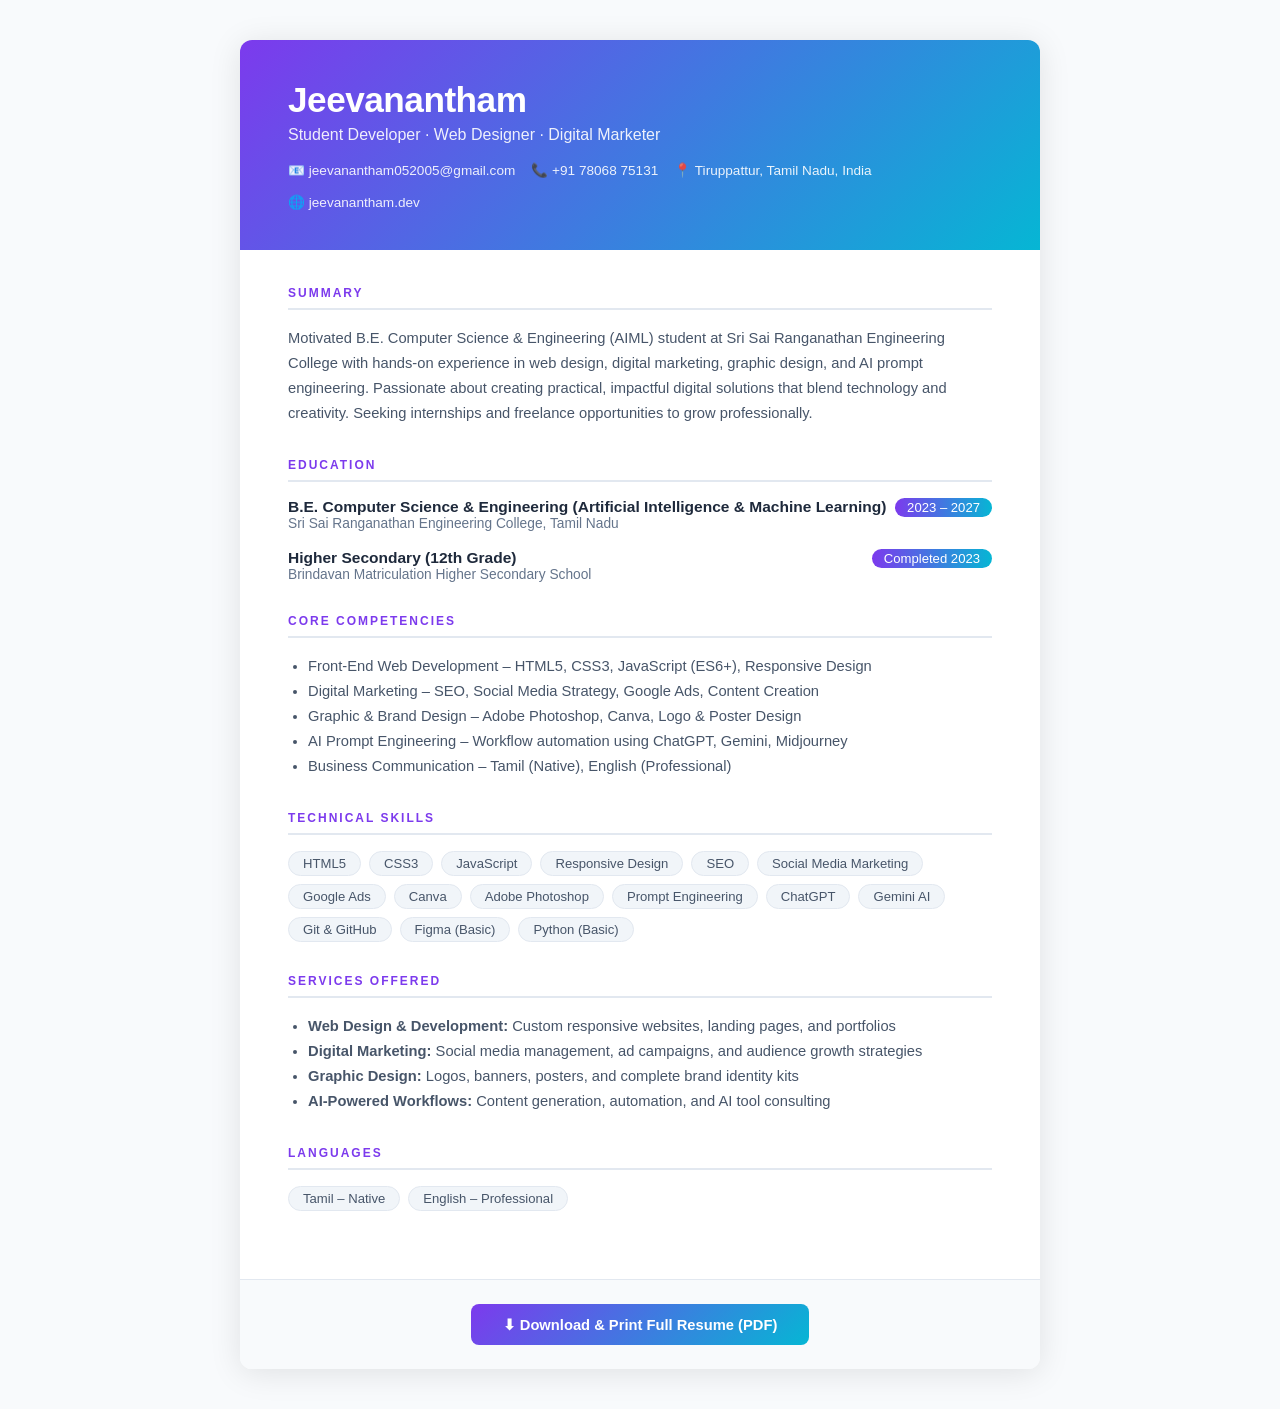
<file: assets/resume.html>
<!DOCTYPE html>
<html lang="en">
<head>
  <meta charset="UTF-8">
  <meta name="viewport" content="width=device-width, initial-scale=1.0">
  <title>Jeevanantham – Resume</title>
  <style>
    * { margin: 0; padding: 0; box-sizing: border-box; }
    body {
      font-family: 'Segoe UI', Arial, sans-serif;
      background: #f8fafc;
      color: #1e293b;
      padding: 40px 20px;
    }
    .resume {
      max-width: 800px;
      margin: 0 auto;
      background: white;
      border-radius: 12px;
      box-shadow: 0 4px 32px rgba(0,0,0,0.10);
      overflow: hidden;
    }
    /* Header */
    .resume-header {
      background: linear-gradient(135deg, #7c3aed 0%, #06b6d4 100%);
      color: white;
      padding: 40px 48px;
    }
    .resume-header h1 { font-size: 2.2rem; font-weight: 800; letter-spacing: -0.5px; }
    .resume-header .role { font-size: 1rem; opacity: 0.9; margin: 6px 0 18px; }
    .resume-header .contact-row {
      display: flex; flex-wrap: wrap; gap: 16px; font-size: 0.85rem;
    }
    .resume-header .contact-row span { display: flex; align-items: center; gap: 6px; opacity: 0.9; }
    /* Body */
    .resume-body { padding: 36px 48px; }
    .section { margin-bottom: 32px; }
    .section-title {
      font-size: 0.75rem;
      font-weight: 700;
      letter-spacing: 2px;
      text-transform: uppercase;
      color: #7c3aed;
      border-bottom: 2px solid #e2e8f0;
      padding-bottom: 8px;
      margin-bottom: 16px;
    }
    p, li { font-size: 0.92rem; line-height: 1.7; color: #475569; }
    ul { padding-left: 20px; }
    /* Experience / Education rows */
    .entry { margin-bottom: 18px; }
    .entry-header { display: flex; justify-content: space-between; align-items: flex-start; flex-wrap: wrap; gap: 4px; }
    .entry-title { font-weight: 700; font-size: 0.97rem; color: #1e293b; }
    .entry-sub { font-size: 0.86rem; color: #64748b; }
    .entry-date {
      font-size: 0.82rem; color: white;
      background: linear-gradient(90deg, #7c3aed, #06b6d4);
      padding: 2px 12px; border-radius: 20px; white-space: nowrap;
    }
    /* Skills */
    .skills-grid { display: flex; flex-wrap: wrap; gap: 8px; }
    .skill-tag {
      background: #f1f5f9; border: 1px solid #e2e8f0;
      padding: 4px 14px; border-radius: 20px;
      font-size: 0.82rem; color: #475569; font-weight: 500;
    }
    /* Print button */
    .print-bar {
      text-align: center; padding: 24px;
      background: #f8fafc; border-top: 1px solid #e2e8f0;
    }
    .print-btn {
      display: inline-block;
      background: linear-gradient(135deg, #7c3aed, #06b6d4);
      color: white; font-weight: 700; font-size: 0.92rem;
      padding: 12px 32px; border-radius: 8px;
      text-decoration: none; cursor: pointer; border: none;
    }
    .print-btn:hover { opacity: 0.9; }
    @media print {
      body { background: white; padding: 0; }
      .resume { box-shadow: none; border-radius: 0; }
      .print-bar { display: none; }
    }
  </style>
</head>
<body>
  <div class="resume">

    <!-- Header -->
    <div class="resume-header">
      <h1>Jeevanantham</h1>
      <div class="role">Student Developer · Web Designer · Digital Marketer</div>
      <div class="contact-row">
        <span>📧 jeevanantham052005@gmail.com</span>
        <span>📞 +91 78068 75131</span>
        <span>📍 Tiruppattur, Tamil Nadu, India</span>
        <span>🌐 jeevanantham.dev</span>
      </div>
    </div>

    <!-- Body -->
    <div class="resume-body">

      <!-- Summary -->
      <div class="section">
        <div class="section-title">Summary</div>
        <p>
          Motivated B.E. Computer Science & Engineering (AIML) student at Sri Sai Ranganathan Engineering College
          with hands-on experience in web design, digital marketing, graphic design, and AI prompt engineering.
          Passionate about creating practical, impactful digital solutions that blend technology and creativity.
          Seeking internships and freelance opportunities to grow professionally.
        </p>
      </div>

      <!-- Education -->
      <div class="section">
        <div class="section-title">Education</div>
        <div class="entry">
          <div class="entry-header">
            <div>
              <div class="entry-title">B.E. Computer Science &amp; Engineering (Artificial Intelligence &amp; Machine Learning)</div>
              <div class="entry-sub">Sri Sai Ranganathan Engineering College, Tamil Nadu</div>
            </div>
            <span class="entry-date">2023 – 2027</span>
          </div>
        </div>
        <div class="entry">
          <div class="entry-header">
            <div>
              <div class="entry-title">Higher Secondary (12th Grade)</div>
              <div class="entry-sub">Brindavan Matriculation Higher Secondary School</div>
            </div>
            <span class="entry-date">Completed 2023</span>
          </div>
        </div>
      </div>

      <!-- Core Competencies -->
      <div class="section">
        <div class="section-title">Core Competencies</div>
        <ul>
          <li>Front-End Web Development – HTML5, CSS3, JavaScript (ES6+), Responsive Design</li>
          <li>Digital Marketing – SEO, Social Media Strategy, Google Ads, Content Creation</li>
          <li>Graphic &amp; Brand Design – Adobe Photoshop, Canva, Logo &amp; Poster Design</li>
          <li>AI Prompt Engineering – Workflow automation using ChatGPT, Gemini, Midjourney</li>
          <li>Business Communication – Tamil (Native), English (Professional)</li>
        </ul>
      </div>

      <!-- Skills -->
      <div class="section">
        <div class="section-title">Technical Skills</div>
        <div class="skills-grid">
          <span class="skill-tag">HTML5</span>
          <span class="skill-tag">CSS3</span>
          <span class="skill-tag">JavaScript</span>
          <span class="skill-tag">Responsive Design</span>
          <span class="skill-tag">SEO</span>
          <span class="skill-tag">Social Media Marketing</span>
          <span class="skill-tag">Google Ads</span>
          <span class="skill-tag">Canva</span>
          <span class="skill-tag">Adobe Photoshop</span>
          <span class="skill-tag">Prompt Engineering</span>
          <span class="skill-tag">ChatGPT</span>
          <span class="skill-tag">Gemini AI</span>
          <span class="skill-tag">Git &amp; GitHub</span>
          <span class="skill-tag">Figma (Basic)</span>
          <span class="skill-tag">Python (Basic)</span>
        </div>
      </div>

      <!-- Services Offered -->
      <div class="section">
        <div class="section-title">Services Offered</div>
        <ul>
          <li><strong>Web Design &amp; Development:</strong> Custom responsive websites, landing pages, and portfolios</li>
          <li><strong>Digital Marketing:</strong> Social media management, ad campaigns, and audience growth strategies</li>
          <li><strong>Graphic Design:</strong> Logos, banners, posters, and complete brand identity kits</li>
          <li><strong>AI-Powered Workflows:</strong> Content generation, automation, and AI tool consulting</li>
        </ul>
      </div>

      <!-- Languages -->
      <div class="section">
        <div class="section-title">Languages</div>
        <div class="skills-grid">
          <span class="skill-tag">Tamil – Native</span>
          <span class="skill-tag">English – Professional</span>
        </div>
      </div>

    </div><!-- /.resume-body -->

    <!-- Print Bar -->
    <div class="print-bar">
      <button class="print-btn" onclick="window.print()">⬇ Download &amp; Print Full Resume (PDF)</button>
    </div>

  </div><!-- /.resume -->
</body>
</html>
</file>
<file: style.css>
/* ==========================================================================
   JEEVANANTHAM'S PORTFOLIO - MAIN STYLESHEET (style.css)
   Combines Core Design Tokens, UI Components, Layouts, Media Queries,
   and Keyframe Animations into a Single Structured File.
   ========================================================================== */

/* --------------------------------------------------------------------------
   TABLE OF CONTENTS:
   1. Google Fonts Import & CSS Custom Properties (Design Tokens)
   2. CSS Reset & Global Base Typography
   3. Keyframe Animations & Animation Utility Classes
   4. Custom Animated Cursor
   5. Background Particle Canvas
   6. Header & Sticky Glassmorphism Navigation
   7. Mobile Navigation Drawer & Hamburger Menu
   8. Buttons, CTAs & Micro-interactions
   9. Hero Section & Avatar Showcase
   10. About Me Section & Strength Triad
   11. Skills Section, Category Tabs & Progress Bars
   12. Projects Section & 3D Perspective Tilt Cards
   13. Services Section & Feature Lists
   14. Education Animated Vertical Timeline
   15. Contact Section, Form Controls & Copy Buttons
   16. Modals (Project Case Studies & Resume Preview)
   17. Toast Notification System
   18. Footer & Back-to-Top Button
   19. Responsive Design & Media Queries (Mobile, Tablet, Desktop)
   20. Accessibility & Prefers-Reduced-Motion Rules
   -------------------------------------------------------------------------- */


/* ==========================================================================
   1. GOOGLE FONTS IMPORT & CSS CUSTOM PROPERTIES (DESIGN TOKENS)
   ========================================================================== */
@import url('https://fonts.googleapis.com/css2?family=Plus+Jakarta+Sans:ital,wght@0,300;0,400;0,500;0,600;0,700;0,800;1,400&family=Space+Grotesk:wght@400;500;600;700&display=swap');

:root {
  /* Dark Background Palettes */
  --bg-main: #07080e;
  --bg-secondary: #0d0f1c;
  --bg-surface: #12162a;
  --bg-card: rgba(18, 22, 42, 0.72);
  --bg-card-hover: rgba(26, 32, 60, 0.88);
  --bg-glass: rgba(13, 16, 28, 0.8);
  --bg-input: rgba(10, 13, 24, 0.75);

  /* Neon & Electric Accents */
  --clr-accent-cyan: #00f2fe;
  --clr-accent-blue: #4facfe;
  --clr-accent-purple: #8a2be2;
  --clr-accent-violet: #a855f7;
  --clr-accent-pink: #ec4899;
  --clr-accent-emerald: #00f5a0;
  --clr-accent-amber: #f59e0b;

  /* Gradient Combos */
  --grad-primary: linear-gradient(135deg, #00f2fe 0%, #4facfe 50%, #8a2be2 100%);
  --grad-accent: linear-gradient(135deg, #8a2be2 0%, #ec4899 100%);
  --grad-emerald: linear-gradient(135deg, #00f5a0 0%, #00d2ff 100%);
  --grad-surface: linear-gradient(180deg, rgba(20, 24, 46, 0.6) 0%, rgba(10, 12, 24, 0.8) 100%);
  --grad-glow: radial-gradient(circle, rgba(0, 242, 254, 0.15) 0%, rgba(138, 43, 226, 0.05) 50%, transparent 70%);

  /* Typography & Text */
  --font-sans: 'Plus Jakarta Sans', -apple-system, BlinkMacSystemFont, 'Segoe UI', Roboto, sans-serif;
  --font-display: 'Space Grotesk', 'Plus Jakarta Sans', sans-serif;

  --text-primary: #f8fafc;
  --text-secondary: #cbd5e1;
  --text-muted: #94a3b8;
  --text-dim: #64748b;

  /* Borders & Outlines */
  --border-subtle: rgba(255, 255, 255, 0.08);
  --border-card: rgba(255, 255, 255, 0.1);
  --border-highlight: rgba(0, 242, 254, 0.4);
  --border-focus: rgba(0, 242, 254, 0.6);

  /* Shadows & Glows */
  --shadow-sm: 0 4px 12px rgba(0, 0, 0, 0.3);
  --shadow-md: 0 8px 24px rgba(0, 0, 0, 0.4);
  --shadow-lg: 0 16px 40px -8px rgba(0, 0, 0, 0.6);
  --glow-cyan: 0 0 25px rgba(0, 242, 254, 0.25);
  --glow-purple: 0 0 25px rgba(138, 43, 226, 0.25);
  --glow-emerald: 0 0 25px rgba(0, 245, 160, 0.25);

  /* Transitions & Radii */
  --radius-sm: 8px;
  --radius-md: 14px;
  --radius-lg: 20px;
  --radius-full: 9999px;
  --transition-fast: 0.2s cubic-bezier(0.16, 1, 0.3, 1);
  --transition-normal: 0.35s cubic-bezier(0.16, 1, 0.3, 1);
  --transition-slow: 0.6s cubic-bezier(0.16, 1, 0.3, 1);
}


/* ==========================================================================
   2. CSS RESET & GLOBAL BASE TYPOGRAPHY
   ========================================================================== */
*, *::before, *::after {
  box-sizing: border-box;
  margin: 0;
  padding: 0;
}

html {
  scroll-behavior: smooth;
  font-size: 16px;
  background-color: var(--bg-main);
  color: var(--text-primary);
  text-rendering: optimizeLegibility;
  -webkit-font-smoothing: antialiased;
  -moz-osx-font-smoothing: grayscale;
}

body {
  font-family: var(--font-sans);
  background-color: var(--bg-main);
  color: var(--text-secondary);
  line-height: 1.65;
  overflow-x: hidden;
  position: relative;
  min-height: 100vh;
}

.container {
  width: 100%;
  max-width: 1200px;
  margin-left: auto;
  margin-right: auto;
  padding-left: 1.5rem;
  padding-right: 1.5rem;
  position: relative;
  z-index: 1;
}

.section {
  padding: 6.5rem 0;
  position: relative;
  z-index: 1;
}

.section-header {
  text-align: center;
  max-width: 720px;
  margin: 0 auto 3.5rem auto;
}

.section-tag {
  display: inline-flex;
  align-items: center;
  gap: 0.5rem;
  font-family: var(--font-display);
  font-size: 0.85rem;
  font-weight: 600;
  letter-spacing: 0.1em;
  text-transform: uppercase;
  color: var(--clr-accent-cyan);
  background: rgba(0, 242, 254, 0.08);
  border: 1px solid rgba(0, 242, 254, 0.25);
  padding: 0.4rem 1rem;
  border-radius: var(--radius-full);
  margin-bottom: 1rem;
}

.section-title {
  font-family: var(--font-display);
  font-size: clamp(2rem, 4vw, 2.75rem);
  font-weight: 700;
  color: var(--text-primary);
  line-height: 1.25;
  margin-bottom: 1rem;
  letter-spacing: -0.02em;
}

.section-desc {
  font-size: 1.05rem;
  color: var(--text-muted);
  line-height: 1.6;
}

/* Gradient Text Shimmer */
:root {
  --grad-primary: linear-gradient(90deg, #6366f1, #8b5cf6, #ec4899);
  --grad-accent: linear-gradient(90deg, #06b6d4, #3b82f6);
  --grad-emerald: linear-gradient(90deg, #10b981, #14b8a6);
}

.gradient-text {
  background: var(--grad-primary);
  -webkit-background-clip: text;
  background-clip: text;
  -webkit-text-fill-color: transparent;
  color: transparent;
  background-size: 200% auto;
  animation: textShimmer 8s linear infinite;
}

.gradient-text-alt {
  background: var(--grad-accent);
  -webkit-background-clip: text;
  background-clip: text;
  -webkit-text-fill-color: transparent;
  color: transparent;
}

.gradient-text-emerald {
  background: var(--grad-emerald);
  -webkit-background-clip: text;
  background-clip: text;
  -webkit-text-fill-color: transparent;
  color: transparent;
}

@keyframes textShimmer {
  0% {
    background-position: 0% center;
  }

  100% {
    background-position: 200% center;
  }
}
a {
  color: inherit;
  text-decoration: none;
  transition: color var(--transition-fast);
}

p {
  margin-bottom: 1rem;
}

h1, h2, h3, h4, h5, h6 {
  font-family: var(--font-display);
  color: var(--text-primary);
  line-height: 1.3;
}

/* Glassmorphism Card Core */
.glass-card {
  background: var(--bg-card);
  backdrop-filter: blur(16px);
  -webkit-backdrop-filter: blur(16px);
  border: 1px solid var(--border-card);
  border-radius: var(--radius-lg);
  box-shadow: var(--shadow-md);
  transition: transform var(--transition-normal), border-color var(--transition-normal), box-shadow var(--transition-normal), background var(--transition-normal);
  position: relative;
  overflow: hidden;
}

.glass-card::before {
  content: '';
  position: absolute;
  top: 0;
  left: 0;
  right: 0;
  height: 1px;
  background: linear-gradient(90deg, transparent, rgba(255, 255, 255, 0.2), transparent);
  pointer-events: none;
}

.glass-card:hover {
  background: var(--bg-card-hover);
  border-color: var(--border-highlight);
  box-shadow: var(--shadow-lg), var(--glow-cyan);
  transform: translateY(-5px);
}


/* ==========================================================================
   3. KEYFRAME ANIMATIONS & ANIMATION UTILITY CLASSES
   ========================================================================== */
@keyframes fadeInUp {
  from {
    opacity: 0;
    transform: translate3d(0, 32px, 0);
  }
  to {
    opacity: 1;
    transform: translate3d(0, 0, 0);
  }
}

@keyframes fadeInScale {
  from {
    opacity: 0;
    transform: scale3d(0.92, 0.92, 1);
  }
  to {
    opacity: 1;
    transform: scale3d(1, 1, 1);
  }
}

@keyframes floatSlow {
  0%, 100% {
    transform: translateY(0px) rotate(0deg);
  }
  50% {
    transform: translateY(-12px) rotate(1.5deg);
  }
}

@keyframes floatReverse {
  0%, 100% {
    transform: translateY(0px) rotate(0deg);
  }
  50% {
    transform: translateY(10px) rotate(-1.5deg);
  }
}

@keyframes auraPulse {
  0%, 100% {
    transform: scale(1);
    opacity: 0.55;
  }
  50% {
    transform: scale(1.1);
    opacity: 0.85;
  }
}

@keyframes spinRing {
  from {
    transform: rotate(0deg);
  }
  to {
    transform: rotate(360deg);
  }
}

@keyframes textShimmer {
  0% {
    background-position: 0% 50%;
  }
  50% {
    background-position: 100% 50%;
  }
  100% {
    background-position: 0% 50%;
  }
}

@keyframes pulseDot {
  0% {
    box-shadow: 0 0 0 0 rgba(0, 245, 160, 0.7);
  }
  70% {
    box-shadow: 0 0 0 12px rgba(0, 245, 160, 0);
  }
  100% {
    box-shadow: 0 0 0 0 rgba(0, 245, 160, 0);
  }
}

@keyframes scrollBounce {
  0%, 20%, 50%, 80%, 100% {
    transform: translateY(0);
  }
  40% {
    transform: translateY(10px);
  }
  60% {
    transform: translateY(5px);
  }
}

@keyframes cursorBlink {
  0%, 100% { opacity: 1; }
  50% { opacity: 0; }
}

@keyframes modalBackdropFade {
  from { opacity: 0; }
  to { opacity: 1; }
}

@keyframes toastSlideIn {
  from {
    opacity: 0;
    transform: translate3d(0, 20px, 0) scale(0.95);
  }
  to {
    opacity: 1;
    transform: translate3d(0, 0, 0) scale(1);
  }
}

/* Animation Helper Classes */
.animate-float {
  animation: floatSlow 6s ease-in-out infinite;
}

.animate-float-reverse {
  animation: floatReverse 7s ease-in-out infinite;
}

.animate-pulse-slow {
  animation: auraPulse 5s ease-in-out infinite;
}

.animate-spin-slow {
  animation: spinRing 24s linear infinite;
}

.animate-bounce-scroll {
  animation: scrollBounce 2.2s infinite;
}

.typing-cursor {
  display: inline-block;
  margin-left: 3px;
  font-weight: 300;
  color: var(--clr-accent-cyan);
  animation: cursorBlink 0.9s infinite;
}

/* Reveal on Scroll Elements (IntersectionObserver) */
.reveal-init {
  opacity: 0;
  transform: translateY(30px);
  transition: opacity 0.8s cubic-bezier(0.16, 1, 0.3, 1), transform 0.8s cubic-bezier(0.16, 1, 0.3, 1);
  will-change: opacity, transform;
}

.reveal-init.revealed {
  opacity: 1;
  transform: translateY(0);
}

.delay-100 { transition-delay: 100ms !important; }
.delay-150 { transition-delay: 150ms !important; }
.delay-200 { transition-delay: 200ms !important; }
.delay-300 { transition-delay: 300ms !important; }


/* ==========================================================================
   4. CUSTOM ANIMATED CURSOR
   ========================================================================== */
.custom-cursor-dot,
.custom-cursor-outline {
  pointer-events: none;
  position: fixed;
  top: 0;
  left: 0;
  transform: translate(-50%, -50%);
  border-radius: 50%;
  z-index: 9999;
  transition: opacity 0.3s ease, transform 0.15s ease-out;
}

.custom-cursor-dot {
  width: 8px;
  height: 8px;
  background-color: var(--clr-accent-cyan);
  box-shadow: 0 0 10px var(--clr-accent-cyan);
}

.custom-cursor-outline {
  width: 36px;
  height: 36px;
  border: 1.5px solid rgba(0, 242, 254, 0.5);
  background: rgba(0, 242, 254, 0.05);
  transition: width 0.2s, height 0.2s, background-color 0.2s, border-color 0.2s;
}

/* Cursor Scale on Interactive Hover */
body.cursor-hover .custom-cursor-dot {
  transform: translate(-50%, -50%) scale(0.5);
  background-color: var(--clr-accent-pink);
}

body.cursor-hover .custom-cursor-outline {
  width: 54px;
  height: 54px;
  border-color: var(--clr-accent-pink);
  background: rgba(236, 72, 153, 0.12);
}

@media (hover: none) and (pointer: coarse) {
  .custom-cursor-dot,
  .custom-cursor-outline {
    display: none !important;
  }
}


/* ==========================================================================
   5. BACKGROUND PARTICLE CANVAS
   ========================================================================== */
#particleCanvas {
  position: fixed;
  top: 0;
  left: 0;
  width: 100%;
  height: 100%;
  pointer-events: none;
  z-index: 0;
  opacity: 0.85;
}


/* ==========================================================================
   6. HEADER & STICKY GLASSMORPHISM NAVIGATION
   ========================================================================== */
.header {
  position: fixed;
  top: 0;
  left: 0;
  width: 100%;
  z-index: 1000;
  padding: 1.25rem 0;
  transition: padding var(--transition-normal), background var(--transition-normal), backdrop-filter var(--transition-normal), border var(--transition-normal);
}

.header.scrolled {
  padding: 0.75rem 0;
  background: var(--bg-glass);
  backdrop-filter: blur(20px);
  -webkit-backdrop-filter: blur(20px);
  border-bottom: 1px solid var(--border-subtle);
  box-shadow: var(--shadow-sm);
}

.nav-container {
  display: flex;
  align-items: center;
  justify-content: space-between;
}

.brand-logo {
  display: flex;
  align-items: center;
  gap: 0.75rem;
  font-family: var(--font-display);
  font-size: 1.35rem;
  font-weight: 700;
  color: var(--text-primary);
  letter-spacing: -0.02em;
}

.brand-icon {
  width: 40px;
  height: 40px;
  border-radius: 10px;
  background: linear-gradient(135deg, rgba(0, 242, 254, 0.2), rgba(138, 43, 226, 0.2));
  border: 1px solid rgba(0, 242, 254, 0.5);
  display: flex;
  align-items: center;
  justify-content: center;
  color: var(--clr-accent-cyan);
  font-size: 1.2rem;
  font-weight: 800;
  box-shadow: 0 0 15px rgba(0, 242, 254, 0.3);
  transition: transform var(--transition-fast), box-shadow var(--transition-fast);
}

.brand-logo:hover .brand-icon {
  transform: rotate(8deg) scale(1.05);
  box-shadow: 0 0 20px rgba(0, 242, 254, 0.5);
}

.brand-name {
  display: flex;
  flex-direction: column;
}

.brand-name-main {
  font-size: 1.15rem;
  font-weight: 700;
  color: var(--text-primary);
}

.brand-role {
  font-size: 0.7rem;
  font-weight: 500;
  color: var(--clr-accent-cyan);
  letter-spacing: 0.05em;
  text-transform: uppercase;
}

.nav-menu {
  display: flex;
  align-items: center;
  list-style: none;
  gap: 1.75rem;
}

.nav-link {
  font-family: var(--font-display);
  font-size: 0.95rem;
  font-weight: 500;
  color: var(--text-muted);
  position: relative;
  padding: 0.5rem 0.25rem;
  transition: color var(--transition-fast);
}

.nav-link::after {
  content: '';
  position: absolute;
  bottom: 0;
  left: 50%;
  width: 0;
  height: 2px;
  background: var(--grad-primary);
  transition: width var(--transition-normal), left var(--transition-normal);
  border-radius: var(--radius-full);
}

.nav-link:hover,
.nav-link.active {
  color: var(--text-primary);
}

.nav-link:hover::after,
.nav-link.active::after {
  width: 100%;
  left: 0;
}

.nav-actions {
  display: flex;
  align-items: center;
  gap: 1rem;
}


/* ==========================================================================
   7. MOBILE NAVIGATION DRAWER & HAMBURGER MENU
   ========================================================================== */
.hamburger {
  display: none;
  background: none;
  border: 1px solid var(--border-subtle);
  width: 42px;
  height: 42px;
  border-radius: 10px;
  cursor: pointer;
  padding: 9px;
  flex-direction: column;
  justify-content: space-between;
  align-items: center;
  transition: background var(--transition-fast), border-color var(--transition-fast);
}

.hamburger:hover {
  background: rgba(255, 255, 255, 0.05);
  border-color: var(--clr-accent-cyan);
}

.hamburger-line {
  width: 100%;
  height: 2px;
  background-color: var(--text-primary);
  border-radius: 2px;
  transition: transform var(--transition-normal), opacity var(--transition-normal);
}

.hamburger.active .hamburger-line:nth-child(1) {
  transform: translateY(8px) rotate(45deg);
}

.hamburger.active .hamburger-line:nth-child(2) {
  opacity: 0;
}

.hamburger.active .hamburger-line:nth-child(3) {
  transform: translateY(-8px) rotate(-45deg);
}

.mobile-nav-drawer {
  position: fixed;
  top: 0;
  right: -100%;
  width: 82%;
  max-width: 380px;
  height: 100vh;
  background: rgba(10, 12, 22, 0.95);
  backdrop-filter: blur(25px);
  -webkit-backdrop-filter: blur(25px);
  border-left: 1px solid var(--border-card);
  padding: 6rem 2rem 3rem 2rem;
  display: flex;
  flex-direction: column;
  justify-content: space-between;
  z-index: 999;
  transition: right var(--transition-normal);
  box-shadow: -10px 0 40px rgba(0, 0, 0, 0.7);
}

.mobile-nav-drawer.open {
  right: 0;
}

.mobile-nav-backdrop {
  position: fixed;
  top: 0;
  left: 0;
  width: 100%;
  height: 100%;
  background: rgba(0, 0, 0, 0.6);
  backdrop-filter: blur(4px);
  z-index: 998;
  opacity: 0;
  pointer-events: none;
  transition: opacity var(--transition-normal);
}

.mobile-nav-backdrop.open {
  opacity: 1;
  pointer-events: auto;
}

.mobile-menu {
  list-style: none;
  display: flex;
  flex-direction: column;
  gap: 1.5rem;
}

.mobile-link {
  font-family: var(--font-display);
  font-size: 1.25rem;
  font-weight: 600;
  color: var(--text-muted);
  display: flex;
  align-items: center;
  gap: 0.75rem;
  padding: 0.5rem 0;
  transition: color var(--transition-fast), transform var(--transition-fast);
}

.mobile-link:hover,
.mobile-link.active {
  color: var(--clr-accent-cyan);
  transform: translateX(6px);
}

.mobile-link-num {
  font-size: 0.8rem;
  color: var(--clr-accent-purple);
  font-weight: 700;
}


/* ==========================================================================
   8. BUTTONS, CTAS & MICRO-INTERACTIONS
   ========================================================================== */
.btn {
  display: inline-flex;
  align-items: center;
  justify-content: center;
  gap: 0.6rem;
  font-family: var(--font-display);
  font-size: 0.95rem;
  font-weight: 600;
  padding: 0.8rem 1.6rem;
  border-radius: var(--radius-full);
  cursor: pointer;
  border: 1px solid transparent;
  text-decoration: none;
  transition: all var(--transition-fast);
  position: relative;
  overflow: hidden;
  z-index: 1;
}

.btn-primary {
  background: var(--grad-primary);
  color: #07080e;
  font-weight: 700;
  box-shadow: 0 4px 20px rgba(0, 242, 254, 0.35);
}

.btn-primary:hover {
  transform: translateY(-3px);
  box-shadow: 0 8px 30px rgba(0, 242, 254, 0.5), 0 0 20px rgba(138, 43, 226, 0.4);
  color: #05060b;
}

.btn-secondary {
  background: rgba(255, 255, 255, 0.05);
  backdrop-filter: blur(10px);
  color: var(--text-primary);
  border-color: var(--border-card);
}

.btn-secondary:hover {
  background: rgba(255, 255, 255, 0.1);
  border-color: var(--clr-accent-cyan);
  color: var(--clr-accent-cyan);
  transform: translateY(-3px);
  box-shadow: 0 4px 20px rgba(0, 242, 254, 0.2);
}

.btn-outline-glow {
  background: transparent;
  color: var(--text-primary);
  border: 1px solid rgba(0, 242, 254, 0.4);
}

.btn-outline-glow:hover {
  background: rgba(0, 242, 254, 0.1);
  border-color: var(--clr-accent-cyan);
  box-shadow: var(--glow-cyan);
  color: var(--clr-accent-cyan);
}

.btn-sm {
  padding: 0.5rem 1.1rem;
  font-size: 0.85rem;
}


/* ==========================================================================
   9. HERO SECTION & AVATAR SHOWCASE
   ========================================================================== */
.hero {
  min-height: 100vh;
  padding-top: 8.5rem;
  padding-bottom: 5rem;
  display: flex;
  align-items: center;
  position: relative;
}

.hero-grid {
  display: grid;
  grid-template-columns: 1.15fr 0.85fr;
  gap: 3.5rem;
  align-items: center;
}

.hero-content {
  position: relative;
  z-index: 2;
}

.hero-status-pill {
  display: inline-flex;
  align-items: center;
  gap: 0.6rem;
  background: rgba(18, 22, 42, 0.8);
  border: 1px solid rgba(0, 245, 160, 0.3);
  padding: 0.45rem 1.1rem;
  border-radius: var(--radius-full);
  font-size: 0.85rem;
  color: var(--text-secondary);
  margin-bottom: 1.5rem;
  box-shadow: 0 4px 15px rgba(0, 0, 0, 0.3);
}

.status-dot {
  width: 8px;
  height: 8px;
  border-radius: 50%;
  background-color: var(--clr-accent-emerald);
  animation: pulseDot 2s infinite;
}

.hero-greeting {
  font-size: 1.1rem;
  font-weight: 600;
  color: var(--clr-accent-cyan);
  margin-bottom: 0.5rem;
  letter-spacing: 0.05em;
  text-transform: uppercase;
}

.hero-title {
  font-size: clamp(2.4rem, 5vw, 3.8rem);
  font-weight: 800;
  line-height: 1.15;
  margin-bottom: 1.25rem;
  letter-spacing: -0.03em;
}

.hero-subheadline {
  font-size: clamp(1.1rem, 2vw, 1.35rem);
  color: var(--text-secondary);
  margin-bottom: 1.25rem;
  font-weight: 500;
  min-height: 2.2em;
}

.hero-description {
  font-size: 1.05rem;
  color: var(--text-muted);
  line-height: 1.7;
  margin-bottom: 2.25rem;
  max-width: 580px;
}

.hero-buttons {
  display: flex;
  flex-wrap: wrap;
  align-items: center;
  gap: 1.25rem;
  margin-bottom: 2.5rem;
}

.hero-highlights {
  display: flex;
  flex-wrap: wrap;
  gap: 1.5rem;
  padding-top: 1.5rem;
  border-top: 1px solid var(--border-subtle);
}

.highlight-item {
  display: flex;
  align-items: center;
  gap: 0.6rem;
  font-size: 0.9rem;
  color: var(--text-muted);
}

.highlight-icon {
  color: var(--clr-accent-cyan);
  font-size: 1.1rem;
}

/* Avatar Showcase with Aura */
.hero-visual {
  position: relative;
  display: flex;
  justify-content: center;
  align-items: center;
}

.avatar-wrapper {
  position: relative;
  width: 100%;
  max-width: 420px;
  aspect-ratio: 1 / 1;
}

.avatar-aura {
  position: absolute;
  top: 50%;
  left: 50%;
  width: 110%;
  height: 110%;
  transform: translate(-50%, -50%);
  background: radial-gradient(circle, rgba(0, 242, 254, 0.2) 0%, rgba(138, 43, 226, 0.2) 40%, transparent 70%);
  border-radius: 50%;
  filter: blur(35px);
  z-index: 1;
  animation: auraPulse 6s ease-in-out infinite;
}

.avatar-ring {
  position: absolute;
  top: -6px;
  left: -6px;
  right: -6px;
  bottom: -6px;
  border-radius: 36px;
  background: linear-gradient(135deg, var(--clr-accent-cyan), var(--clr-accent-purple), var(--clr-accent-pink), var(--clr-accent-emerald));
  opacity: 0.65;
  z-index: 2;
  filter: blur(2px);
}

.avatar-card {
  position: relative;
  width: 100%;
  height: 100%;
  border-radius: 32px;
  background: #0d0f1c;
  overflow: hidden;
  border: 1px solid var(--border-card);
  z-index: 3;
  box-shadow: var(--shadow-lg);
  display: flex;
  align-items: center;
  justify-content: center;
}

.avatar-img {
  width: 100%;
  height: 100%;
  object-fit: cover;
  transition: transform var(--transition-slow);
}

.avatar-card:hover .avatar-img {
  transform: scale(1.04);
}

.floating-chip {
  position: absolute;
  padding: 0.6rem 1.1rem;
  border-radius: var(--radius-md);
  background: rgba(14, 18, 34, 0.88);
  backdrop-filter: blur(12px);
  -webkit-backdrop-filter: blur(12px);
  border: 1px solid var(--border-card);
  box-shadow: 0 10px 25px rgba(0, 0, 0, 0.5);
  display: flex;
  align-items: center;
  gap: 0.6rem;
  font-family: var(--font-display);
  font-size: 0.85rem;
  font-weight: 600;
  color: var(--text-primary);
  z-index: 4;
  white-space: nowrap;
}

.chip-1 {
  top: 10%;
  left: -8%;
  border-color: rgba(0, 242, 254, 0.4);
  animation: floatSlow 5s ease-in-out infinite;
}

.chip-2 {
  top: 38%;
  right: -10%;
  border-color: rgba(236, 72, 153, 0.4);
  animation: floatReverse 6s ease-in-out infinite;
}

.chip-3 {
  bottom: 8%;
  left: -4%;
  border-color: rgba(0, 245, 160, 0.4);
  animation: floatSlow 7s ease-in-out infinite 1s;
}

.chip-icon {
  font-size: 1.1rem;
}

.scroll-down {
  position: absolute;
  bottom: 2rem;
  left: 50%;
  transform: translateX(-50%);
  display: flex;
  flex-direction: column;
  align-items: center;
  gap: 0.5rem;
  color: var(--text-muted);
  font-size: 0.8rem;
  font-weight: 500;
  letter-spacing: 0.1em;
  text-transform: uppercase;
  z-index: 2;
  cursor: pointer;
  transition: color var(--transition-fast);
}

.scroll-down:hover {
  color: var(--clr-accent-cyan);
}

.mouse-icon {
  width: 24px;
  height: 38px;
  border: 2px solid rgba(255, 255, 255, 0.25);
  border-radius: 12px;
  position: relative;
  display: flex;
  justify-content: center;
}

.mouse-wheel {
  width: 4px;
  height: 8px;
  background: var(--clr-accent-cyan);
  border-radius: 2px;
  margin-top: 6px;
  animation: scrollBounce 2s infinite;
}


/* ==========================================================================
   10. ABOUT ME SECTION & STRENGTH TRIAD
   ========================================================================== */
.about-grid {
  display: grid;
  grid-template-columns: 1fr 1fr;
  gap: 3rem;
  align-items: center;
}

.about-narrative {
  font-size: 1.05rem;
  color: var(--text-secondary);
  line-height: 1.75;
}

.about-narrative p {
  margin-bottom: 1.25rem;
}

.about-triad {
  display: grid;
  grid-template-columns: repeat(3, 1fr);
  gap: 1rem;
  margin: 2rem 0;
}

.triad-card {
  background: rgba(14, 18, 34, 0.6);
  border: 1px solid var(--border-subtle);
  border-radius: var(--radius-md);
  padding: 1.25rem 1rem;
  text-align: center;
  transition: all var(--transition-fast);
}

.triad-card:hover {
  border-color: var(--clr-accent-cyan);
  background: rgba(18, 24, 46, 0.8);
  transform: translateY(-4px);
}

.triad-icon {
  font-size: 1.75rem;
  margin-bottom: 0.5rem;
  display: inline-block;
}

.triad-title {
  font-size: 0.95rem;
  font-weight: 700;
  color: var(--text-primary);
  margin-bottom: 0.25rem;
}

.triad-desc {
  font-size: 0.75rem;
  color: var(--text-muted);
  line-height: 1.4;
  margin: 0;
}

.languages-wrap {
  display: flex;
  align-items: center;
  gap: 1rem;
  flex-wrap: wrap;
  margin-top: 1.5rem;
  padding: 1rem 1.25rem;
  background: rgba(14, 18, 34, 0.5);
  border: 1px solid var(--border-subtle);
  border-radius: var(--radius-md);
}

.languages-label {
  font-size: 0.85rem;
  font-weight: 700;
  color: var(--text-primary);
  font-family: var(--font-display);
}

.lang-badge {
  display: inline-flex;
  align-items: center;
  gap: 0.4rem;
  background: rgba(0, 242, 254, 0.1);
  border: 1px solid rgba(0, 242, 254, 0.25);
  padding: 0.3rem 0.8rem;
  border-radius: var(--radius-full);
  font-size: 0.8rem;
  color: var(--clr-accent-cyan);
  font-weight: 600;
}

.stats-grid {
  display: grid;
  grid-template-columns: repeat(2, 1fr);
  gap: 1.25rem;
}

.stat-card {
  padding: 1.75rem;
  text-align: left;
}

.stat-icon {
  width: 48px;
  height: 48px;
  border-radius: 12px;
  background: rgba(0, 242, 254, 0.1);
  color: var(--clr-accent-cyan);
  display: flex;
  align-items: center;
  justify-content: center;
  font-size: 1.35rem;
  margin-bottom: 1.25rem;
  border: 1px solid rgba(0, 242, 254, 0.2);
}

.stat-card:nth-child(2) .stat-icon {
  background: rgba(138, 43, 226, 0.1);
  color: var(--clr-accent-violet);
  border-color: rgba(138, 43, 226, 0.2);
}

.stat-card:nth-child(3) .stat-icon {
  background: rgba(0, 245, 160, 0.1);
  color: var(--clr-accent-emerald);
  border-color: rgba(0, 245, 160, 0.2);
}

.stat-card:nth-child(4) .stat-icon {
  background: rgba(236, 72, 153, 0.1);
  color: var(--clr-accent-pink);
  border-color: rgba(236, 72, 153, 0.2);
}

.stat-number {
  font-family: var(--font-display);
  font-size: 2rem;
  font-weight: 800;
  color: var(--text-primary);
  line-height: 1.1;
  margin-bottom: 0.35rem;
}

.stat-label {
  font-size: 0.9rem;
  font-weight: 600;
  color: var(--text-secondary);
  margin-bottom: 0.25rem;
}

.stat-subtext {
  font-size: 0.8rem;
  color: var(--text-dim);
  margin: 0;
}


/* ==========================================================================
   11. SKILLS SECTION, CATEGORY TABS & PROGRESS BARS
   ========================================================================== */
.skills-tabs {
  display: flex;
  justify-content: center;
  flex-wrap: wrap;
  gap: 0.75rem;
  margin-bottom: 2.5rem;
}

.skill-tab-btn {
  background: rgba(18, 22, 42, 0.6);
  border: 1px solid var(--border-subtle);
  color: var(--text-muted);
  font-family: var(--font-display);
  font-size: 0.9rem;
  font-weight: 600;
  padding: 0.6rem 1.25rem;
  border-radius: var(--radius-full);
  cursor: pointer;
  transition: all var(--transition-fast);
}

.skill-tab-btn:hover {
  color: var(--text-primary);
  border-color: var(--border-card);
  background: rgba(26, 32, 60, 0.7);
}

.skill-tab-btn.active {
  background: var(--grad-primary);
  color: #07080e;
  border-color: transparent;
  font-weight: 700;
  box-shadow: 0 4px 15px rgba(0, 242, 254, 0.3);
}

.skills-wrapper {
  display: grid;
  grid-template-columns: repeat(auto-fit, minmax(340px, 1fr));
  gap: 1.75rem;
}

.skill-category-card {
  padding: 2rem;
}

.category-header {
  display: flex;
  align-items: center;
  gap: 0.85rem;
  margin-bottom: 1.5rem;
  padding-bottom: 1rem;
  border-bottom: 1px solid var(--border-subtle);
}

.category-icon {
  width: 40px;
  height: 40px;
  border-radius: 10px;
  background: rgba(0, 242, 254, 0.12);
  color: var(--clr-accent-cyan);
  display: flex;
  align-items: center;
  justify-content: center;
  font-size: 1.2rem;
  border: 1px solid rgba(0, 242, 254, 0.25);
}

.category-title {
  font-size: 1.2rem;
  font-weight: 700;
  color: var(--text-primary);
}

.skill-items {
  display: flex;
  flex-direction: column;
  gap: 1.25rem;
}

.skill-item {
  width: 100%;
}

.skill-info {
  display: flex;
  justify-content: space-between;
  align-items: center;
  margin-bottom: 0.45rem;
}

.skill-name {
  font-size: 0.95rem;
  font-weight: 600;
  color: var(--text-primary);
}

.skill-level-tag {
  font-size: 0.75rem;
  font-weight: 600;
  color: var(--clr-accent-cyan);
  background: rgba(0, 242, 254, 0.08);
  padding: 0.15rem 0.5rem;
  border-radius: var(--radius-sm);
}

.progress-track {
  width: 100%;
  height: 8px;
  background: rgba(255, 255, 255, 0.06);
  border-radius: var(--radius-full);
  overflow: hidden;
  position: relative;
}

.progress-fill {
  height: 100%;
  border-radius: var(--radius-full);
  background: var(--grad-primary);
  width: 0%;
  transition: width 1.2s cubic-bezier(0.16, 1, 0.3, 1);
  position: relative;
}

.progress-fill.purple {
  background: var(--grad-accent);
}

.progress-fill.emerald {
  background: var(--grad-emerald);
}

.soft-skills-cloud {
  display: flex;
  flex-wrap: wrap;
  gap: 0.75rem;
  margin-top: 1rem;
}

.soft-skill-pill {
  display: inline-flex;
  align-items: center;
  gap: 0.5rem;
  background: rgba(18, 22, 42, 0.8);
  border: 1px solid var(--border-card);
  padding: 0.6rem 1.1rem;
  border-radius: var(--radius-full);
  font-size: 0.88rem;
  font-weight: 600;
  color: var(--text-secondary);
  transition: all var(--transition-fast);
}

.soft-skill-pill:hover {
  border-color: var(--clr-accent-cyan);
  color: var(--clr-accent-cyan);
  transform: translateY(-3px) scale(1.03);
  box-shadow: 0 4px 15px rgba(0, 242, 254, 0.2);
}


/* ==========================================================================
   12. PROJECTS SECTION & 3D PERSPECTIVE TILT CARDS
   ========================================================================== */
.projects-grid {
  display: grid;
  grid-template-columns: repeat(auto-fit, minmax(340px, 1fr));
  gap: 2rem;
}

.project-card {
  display: flex;
  flex-direction: column;
  height: 100%;
  border-radius: var(--radius-lg);
  background: var(--bg-card);
  border: 1px solid var(--border-card);
  overflow: hidden;
  transition: all var(--transition-normal);
  transform-style: preserve-3d;
  perspective: 1000px;
}

.project-card:hover {
  transform: translateY(-8px);
  border-color: var(--border-highlight);
  box-shadow: 0 20px 40px rgba(0, 0, 0, 0.6), var(--glow-cyan);
}

.project-preview {
  position: relative;
  width: 100%;
  aspect-ratio: 16 / 10;
  background: #0a0c16;
  overflow: hidden;
}

.project-img {
  width: 100%;
  height: 100%;
  object-fit: cover;
  transition: transform var(--transition-slow);
}

.project-card:hover .project-img {
  transform: scale(1.06);
}

.project-overlay {
  position: absolute;
  top: 0;
  left: 0;
  right: 0;
  bottom: 0;
  background: linear-gradient(180deg, transparent 40%, rgba(10, 12, 22, 0.95) 100%);
  display: flex;
  align-items: flex-end;
  padding: 1.25rem;
  opacity: 0.9;
}

.project-badge {
  display: inline-flex;
  align-items: center;
  gap: 0.4rem;
  font-size: 0.75rem;
  font-weight: 700;
  letter-spacing: 0.05em;
  text-transform: uppercase;
  color: #07080e;
  background: var(--clr-accent-cyan);
  padding: 0.3rem 0.75rem;
  border-radius: var(--radius-full);
}

.project-body {
  padding: 1.75rem;
  display: flex;
  flex-direction: column;
  flex-grow: 1;
}

.project-title {
  font-size: 1.35rem;
  font-weight: 700;
  color: var(--text-primary);
  margin-bottom: 0.75rem;
}

.project-description {
  font-size: 0.95rem;
  color: var(--text-muted);
  line-height: 1.6;
  margin-bottom: 1.25rem;
  flex-grow: 1;
}

.project-highlights-list {
  list-style: none;
  margin-bottom: 1.25rem;
  display: flex;
  flex-direction: column;
  gap: 0.4rem;
}

.project-highlight-item {
  font-size: 0.85rem;
  color: var(--text-secondary);
  display: flex;
  align-items: center;
  gap: 0.5rem;
}

.project-highlight-item::before {
  content: '▹';
  color: var(--clr-accent-cyan);
  font-size: 0.9rem;
}

.project-tags {
  display: flex;
  flex-wrap: wrap;
  gap: 0.5rem;
  margin-bottom: 1.5rem;
}

.project-tag {
  font-size: 0.75rem;
  font-weight: 600;
  color: var(--text-secondary);
  background: rgba(255, 255, 255, 0.05);
  border: 1px solid var(--border-subtle);
  padding: 0.25rem 0.65rem;
  border-radius: var(--radius-sm);
}

.project-actions {
  display: flex;
  align-items: center;
  gap: 0.75rem;
  margin-top: auto;
}


/* ==========================================================================
   13. SERVICES SECTION & FEATURE LISTS
   ========================================================================== */
.services-grid {
  display: grid;
  grid-template-columns: repeat(auto-fit, minmax(320px, 1fr));
  gap: 1.75rem;
}

.service-card {
  padding: 2.25rem 1.75rem;
  display: flex;
  flex-direction: column;
  transition: all var(--transition-normal);
}

.service-header {
  display: flex;
  align-items: center;
  justify-content: space-between;
  margin-bottom: 1.5rem;
}

.service-icon-box {
  width: 54px;
  height: 54px;
  border-radius: 14px;
  background: linear-gradient(135deg, rgba(0, 242, 254, 0.15), rgba(138, 43, 226, 0.15));
  border: 1px solid rgba(0, 242, 254, 0.3);
  display: flex;
  align-items: center;
  justify-content: center;
  color: var(--clr-accent-cyan);
  font-size: 1.5rem;
  box-shadow: 0 4px 15px rgba(0, 242, 254, 0.15);
  transition: transform var(--transition-fast);
}

.service-card:hover .service-icon-box {
  transform: scale(1.1) rotate(5deg);
  box-shadow: 0 4px 20px rgba(0, 242, 254, 0.35);
}

.service-number {
  font-family: var(--font-display);
  font-size: 1.25rem;
  font-weight: 800;
  color: rgba(255, 255, 255, 0.15);
}

.service-title {
  font-size: 1.3rem;
  font-weight: 700;
  color: var(--text-primary);
  margin-bottom: 0.75rem;
}

.service-desc {
  font-size: 0.95rem;
  color: var(--text-muted);
  line-height: 1.6;
  margin-bottom: 1.5rem;
  flex-grow: 1;
}

.service-features-list {
  list-style: none;
  display: flex;
  flex-direction: column;
  gap: 0.5rem;
  margin-bottom: 1.75rem;
}

.service-feature-item {
  font-size: 0.85rem;
  color: var(--text-secondary);
  display: flex;
  align-items: center;
  gap: 0.5rem;
}

.service-feature-item svg {
  color: var(--clr-accent-emerald);
  flex-shrink: 0;
}

.service-cta-btn {
  margin-top: auto;
  font-size: 0.88rem;
  font-weight: 600;
  color: var(--clr-accent-cyan);
  display: inline-flex;
  align-items: center;
  gap: 0.4rem;
  transition: gap var(--transition-fast), color var(--transition-fast);
}

.service-cta-btn:hover {
  color: #ffffff;
  gap: 0.7rem;
}


/* ==========================================================================
   14. EDUCATION ANIMATED VERTICAL TIMELINE
   ========================================================================== */
.timeline-container {
  position: relative;
  max-width: 800px;
  margin: 0 auto;
  padding: 2rem 0;
}

.timeline-container::before {
  content: '';
  position: absolute;
  top: 0;
  bottom: 0;
  left: 28px;
  width: 2px;
  background: linear-gradient(180deg, var(--clr-accent-cyan) 0%, var(--clr-accent-purple) 70%, transparent 100%);
  border-radius: var(--radius-full);
}

.timeline-item {
  position: relative;
  padding-left: 70px;
  margin-bottom: 3rem;
}

.timeline-item:last-child {
  margin-bottom: 0;
}

.timeline-node {
  position: absolute;
  left: 16px;
  top: 0;
  width: 26px;
  height: 26px;
  border-radius: 50%;
  background: #07080e;
  border: 3px solid var(--clr-accent-cyan);
  box-shadow: 0 0 15px var(--clr-accent-cyan);
  z-index: 2;
  transition: transform var(--transition-fast), border-color var(--transition-fast);
}

.timeline-item:nth-child(2) .timeline-node {
  border-color: var(--clr-accent-violet);
  box-shadow: 0 0 15px var(--clr-accent-violet);
}

.timeline-item:hover .timeline-node {
  transform: scale(1.3);
}

.timeline-card {
  padding: 2rem;
}

.timeline-badge-row {
  display: flex;
  align-items: center;
  justify-content: space-between;
  flex-wrap: wrap;
  gap: 0.75rem;
  margin-bottom: 0.75rem;
}

.timeline-period {
  font-family: var(--font-display);
  font-size: 0.85rem;
  font-weight: 700;
  color: var(--clr-accent-cyan);
  background: rgba(0, 242, 254, 0.1);
  border: 1px solid rgba(0, 242, 254, 0.25);
  padding: 0.3rem 0.85rem;
  border-radius: var(--radius-full);
}

.timeline-status {
  font-size: 0.8rem;
  font-weight: 600;
  color: var(--clr-accent-emerald);
  display: flex;
  align-items: center;
  gap: 0.35rem;
}

.timeline-status-dot {
  width: 6px;
  height: 6px;
  border-radius: 50%;
  background: var(--clr-accent-emerald);
}

.timeline-title {
  font-size: 1.35rem;
  font-weight: 700;
  color: var(--text-primary);
  margin-bottom: 0.35rem;
}

.timeline-subtitle {
  font-size: 1.05rem;
  color: var(--clr-accent-blue);
  font-weight: 600;
  margin-bottom: 0.85rem;
}

.timeline-desc {
  font-size: 0.95rem;
  color: var(--text-muted);
  line-height: 1.6;
  margin-bottom: 1.25rem;
}

.timeline-tags {
  display: flex;
  flex-wrap: wrap;
  gap: 0.5rem;
}

.timeline-tag {
  font-size: 0.78rem;
  font-weight: 600;
  color: var(--text-secondary);
  background: rgba(255, 255, 255, 0.05);
  border: 1px solid var(--border-subtle);
  padding: 0.25rem 0.7rem;
  border-radius: var(--radius-full);
}


/* ==========================================================================
   15. CONTACT SECTION, FORM CONTROLS & COPY BUTTONS
   ========================================================================== */
.contact-grid {
  display: grid;
  grid-template-columns: 0.9fr 1.1fr;
  gap: 3rem;
  align-items: flex-start;
}

.contact-info-col {
  display: flex;
  flex-direction: column;
  gap: 1.5rem;
}

.contact-card {
  padding: 1.5rem;
  display: flex;
  align-items: flex-start;
  gap: 1.25rem;
  position: relative;
}

.contact-card-icon {
  width: 48px;
  height: 48px;
  border-radius: 12px;
  background: rgba(0, 242, 254, 0.12);
  border: 1px solid rgba(0, 242, 254, 0.3);
  color: var(--clr-accent-cyan);
  display: flex;
  align-items: center;
  justify-content: center;
  font-size: 1.35rem;
  flex-shrink: 0;
}

.contact-card-body {
  flex-grow: 1;
}

.contact-label {
  font-size: 0.8rem;
  font-weight: 600;
  text-transform: uppercase;
  letter-spacing: 0.05em;
  color: var(--text-muted);
  margin-bottom: 0.25rem;
}

.contact-value {
  font-size: 1.05rem;
  font-weight: 700;
  color: var(--text-primary);
  display: block;
  word-break: break-word;
  transition: color var(--transition-fast);
}

.contact-value:hover {
  color: var(--clr-accent-cyan);
}

.copy-btn {
  background: rgba(255, 255, 255, 0.06);
  border: 1px solid var(--border-subtle);
  color: var(--text-muted);
  width: 36px;
  height: 36px;
  border-radius: 8px;
  display: flex;
  align-items: center;
  justify-content: center;
  cursor: pointer;
  font-size: 0.9rem;
  transition: all var(--transition-fast);
  margin-top: 0.25rem;
  flex-shrink: 0;
}

.copy-btn:hover {
  background: rgba(0, 242, 254, 0.15);
  border-color: var(--clr-accent-cyan);
  color: var(--clr-accent-cyan);
}

.copy-btn.copied {
  background: rgba(0, 245, 160, 0.2);
  border-color: var(--clr-accent-emerald);
  color: var(--clr-accent-emerald);
}

.contact-form-card {
  padding: 2.5rem;
}

.form-header {
  margin-bottom: 1.75rem;
}

.form-title {
  font-size: 1.5rem;
  font-weight: 700;
  color: var(--text-primary);
  margin-bottom: 0.35rem;
}

.form-desc {
  font-size: 0.9rem;
  color: var(--text-muted);
  margin: 0;
}

.contact-form {
  display: flex;
  flex-direction: column;
  gap: 1.25rem;
}

.form-group-row {
  display: grid;
  grid-template-columns: 1fr 1fr;
  gap: 1.25rem;
}

.form-group {
  position: relative;
  display: flex;
  flex-direction: column;
}

.form-label {
  font-size: 0.85rem;
  font-weight: 600;
  color: var(--text-secondary);
  margin-bottom: 0.5rem;
  display: flex;
  justify-content: space-between;
}

.form-control {
  width: 100%;
  background: var(--bg-input);
  border: 1px solid var(--border-card);
  border-radius: var(--radius-md);
  padding: 0.85rem 1.1rem;
  color: var(--text-primary);
  font-family: var(--font-sans);
  font-size: 0.95rem;
  outline: none;
  transition: all var(--transition-fast);
}

.form-control:focus {
  border-color: var(--clr-accent-cyan);
  box-shadow: 0 0 0 3px rgba(0, 242, 254, 0.15);
  background: rgba(14, 18, 34, 0.9);
}

.form-control::placeholder {
  color: var(--text-dim);
}

textarea.form-control {
  resize: vertical;
  min-height: 120px;
}

select.form-control {
  cursor: pointer;
  appearance: none;
  background-image: url("data:image/svg+xml,%3Csvg xmlns='http://www.w3.org/2000/svg' width='16' height='16' fill='%2394a3b8' viewBox='0 0 16 16'%3E%3Cpath d='M7.247 11.14 2.451 5.658C1.885 5.013 2.345 4 3.204 4h9.592a1 1 0 0 1 .753 1.659l-4.796 5.48a1 1 0 0 1-1.506 0z'/%3E%3C/svg%3E");
  background-repeat: no-repeat;
  background-position: right 1rem center;
  padding-right: 2.5rem;
}

select.form-control option {
  background: #0d0f1c;
  color: var(--text-primary);
}

.form-error {
  font-size: 0.75rem;
  color: #f87171;
  margin-top: 0.35rem;
  display: none;
}

.form-group.has-error .form-control {
  border-color: #ef4444;
}

.form-group.has-error .form-error {
  display: block;
}


/* ==========================================================================
   16. MODALS (PROJECT CASE STUDIES & RESUME PREVIEW)
   ========================================================================== */
.modal-overlay {
  position: fixed;
  top: 0;
  left: 0;
  width: 100%;
  height: 100%;
  background: rgba(4, 5, 10, 0.85);
  backdrop-filter: blur(16px);
  -webkit-backdrop-filter: blur(16px);
  z-index: 2000;
  display: flex;
  align-items: center;
  justify-content: center;
  padding: 1.5rem;
  opacity: 0;
  visibility: hidden;
  transition: opacity 0.3s ease, visibility 0.3s ease;
}

.modal-overlay.active {
  opacity: 1;
  visibility: visible;
}

.modal-card {
  width: 100%;
  max-width: 780px;
  max-height: 88vh;
  background: #0f1222;
  border: 1px solid var(--border-highlight);
  border-radius: var(--radius-lg);
  box-shadow: 0 25px 60px rgba(0, 0, 0, 0.8), var(--glow-cyan);
  overflow-y: auto;
  position: relative;
  transform: scale(0.95) translateY(15px);
  transition: transform 0.3s cubic-bezier(0.16, 1, 0.3, 1);
}

.modal-overlay.active .modal-card {
  transform: scale(1) translateY(0);
}

.modal-close-btn {
  position: absolute;
  top: 1.25rem;
  right: 1.25rem;
  width: 38px;
  height: 38px;
  border-radius: 50%;
  background: rgba(255, 255, 255, 0.08);
  border: 1px solid var(--border-subtle);
  color: var(--text-primary);
  display: flex;
  align-items: center;
  justify-content: center;
  cursor: pointer;
  font-size: 1.2rem;
  transition: all var(--transition-fast);
  z-index: 10;
}

.modal-close-btn:hover {
  background: rgba(239, 68, 68, 0.2);
  border-color: #ef4444;
  color: #ef4444;
  transform: rotate(90deg);
}

.modal-content-area {
  padding: 2.5rem;
}


/* ==========================================================================
   17. TOAST NOTIFICATION SYSTEM
   ========================================================================== */
.toast-container {
  position: fixed;
  bottom: 2rem;
  right: 2rem;
  z-index: 3000;
  display: flex;
  flex-direction: column;
  gap: 0.75rem;
  pointer-events: none;
}

.toast {
  pointer-events: auto;
  min-width: 300px;
  max-width: 420px;
  padding: 1rem 1.25rem;
  background: rgba(14, 18, 34, 0.95);
  backdrop-filter: blur(16px);
  border: 1px solid var(--border-card);
  border-radius: var(--radius-md);
  box-shadow: 0 15px 35px rgba(0, 0, 0, 0.6);
  display: flex;
  align-items: center;
  gap: 0.85rem;
  animation: toastSlideIn 0.35s cubic-bezier(0.16, 1, 0.3, 1);
  transition: opacity 0.3s ease, transform 0.3s ease;
}

.toast.toast-success {
  border-color: rgba(0, 245, 160, 0.4);
}

.toast.toast-success .toast-icon {
  color: var(--clr-accent-emerald);
}

.toast.toast-error {
  border-color: rgba(239, 68, 68, 0.4);
}

.toast.toast-error .toast-icon {
  color: #ef4444;
}

.toast-icon {
  font-size: 1.35rem;
  flex-shrink: 0;
}

.toast-body {
  flex-grow: 1;
}

.toast-title {
  font-size: 0.9rem;
  font-weight: 700;
  color: var(--text-primary);
}

.toast-message {
  font-size: 0.8rem;
  color: var(--text-muted);
}


/* ==========================================================================
   18. FOOTER & BACK-TO-TOP BUTTON
   ========================================================================== */
.footer {
  background: #05060b;
  border-top: 1px solid var(--border-subtle);
  padding: 4.5rem 0 2rem 0;
  position: relative;
  z-index: 1;
}

.footer-top {
  display: grid;
  grid-template-columns: 1.5fr 1fr 1fr 1fr;
  gap: 3rem;
  margin-bottom: 3.5rem;
}

.footer-brand-desc {
  font-size: 0.9rem;
  color: var(--text-muted);
  line-height: 1.6;
  margin-top: 1rem;
  max-width: 320px;
}

.footer-col-title {
  font-family: var(--font-display);
  font-size: 1rem;
  font-weight: 700;
  color: var(--text-primary);
  margin-bottom: 1.25rem;
  letter-spacing: -0.01em;
}

.footer-links {
  list-style: none;
  display: flex;
  flex-direction: column;
  gap: 0.75rem;
}

.footer-link {
  font-size: 0.9rem;
  color: var(--text-muted);
  transition: color var(--transition-fast), transform var(--transition-fast);
  display: inline-block;
}

.footer-link:hover {
  color: var(--clr-accent-cyan);
  transform: translateX(4px);
}

.social-links-grid {
  display: flex;
  gap: 0.75rem;
  flex-wrap: wrap;
}

.social-btn {
  width: 40px;
  height: 40px;
  border-radius: 10px;
  background: rgba(255, 255, 255, 0.05);
  border: 1px solid var(--border-subtle);
  color: var(--text-secondary);
  display: flex;
  align-items: center;
  justify-content: center;
  font-size: 1.1rem;
  transition: all var(--transition-fast);
}

.social-btn:hover {
  background: rgba(0, 242, 254, 0.15);
  border-color: var(--clr-accent-cyan);
  color: var(--clr-accent-cyan);
  transform: translateY(-3px);
  box-shadow: 0 4px 15px rgba(0, 242, 254, 0.3);
}

.footer-bottom {
  display: flex;
  align-items: center;
  justify-content: space-between;
  padding-top: 2rem;
  border-top: 1px solid rgba(255, 255, 255, 0.05);
  font-size: 0.85rem;
  color: var(--text-dim);
  flex-wrap: wrap;
  gap: 1rem;
}

.back-to-top-btn {
  display: inline-flex;
  align-items: center;
  gap: 0.5rem;
  color: var(--text-muted);
  font-weight: 600;
  font-size: 0.85rem;
  cursor: pointer;
  transition: color var(--transition-fast);
}

.back-to-top-btn:hover {
  color: var(--clr-accent-cyan);
}


/* ==========================================================================
   19. RESPONSIVE DESIGN & MEDIA QUERIES
   ========================================================================== */
@media (max-width: 1024px) {
  .hero-grid {
    grid-template-columns: 1fr;
    text-align: center;
    gap: 3.5rem;
  }

  .hero-content {
    display: flex;
    flex-direction: column;
    align-items: center;
  }

  .hero-buttons {
    justify-content: center;
  }

  .hero-highlights {
    justify-content: center;
  }

  .about-grid {
    grid-template-columns: 1fr;
    gap: 2.5rem;
  }

  .contact-grid {
    grid-template-columns: 1fr;
  }

  .footer-top {
    grid-template-columns: 1fr 1fr;
    gap: 2.5rem;
  }
}

@media (max-width: 768px) {
  .section {
    padding: 4.5rem 0;
  }

  .nav-menu,
  .nav-actions .btn-sm {
    display: none;
  }

  .hamburger {
    display: flex;
  }

  .about-triad {
    grid-template-columns: 1fr;
  }

  .stats-grid {
    grid-template-columns: 1fr;
  }

  .skills-wrapper {
    grid-template-columns: 1fr;
  }

  .projects-grid {
    grid-template-columns: 1fr;
  }

  .services-grid {
    grid-template-columns: 1fr;
  }

  .form-group-row {
    grid-template-columns: 1fr;
  }

  .footer-top {
    grid-template-columns: 1fr;
    gap: 2rem;
  }

  .footer-bottom {
    flex-direction: column;
    text-align: center;
  }

  .timeline-container::before {
    left: 18px;
  }

  .timeline-node {
    left: 6px;
  }

  .timeline-item {
    padding-left: 45px;
  }

  .modal-content-area {
    padding: 1.75rem 1.25rem;
  }

  .toast-container {
    left: 1rem;
    right: 1rem;
    bottom: 1rem;
  }

  .toast {
    min-width: unset;
    width: 100%;
  }
}


/* ==========================================================================
   20. ACCESSIBILITY & PREFERS-REDUCED-MOTION RULES
   ========================================================================== */
@media (prefers-reduced-motion: reduce) {
  *,
  *::before,
  *::after {
    animation-duration: 0.01ms !important;
    animation-iteration-count: 1 !important;
    transition-duration: 0.01ms !important;
    scroll-behavior: auto !important;
  }
  .reveal-init {
    opacity: 1 !important;
    transform: none !important;
  }
}
</file>
